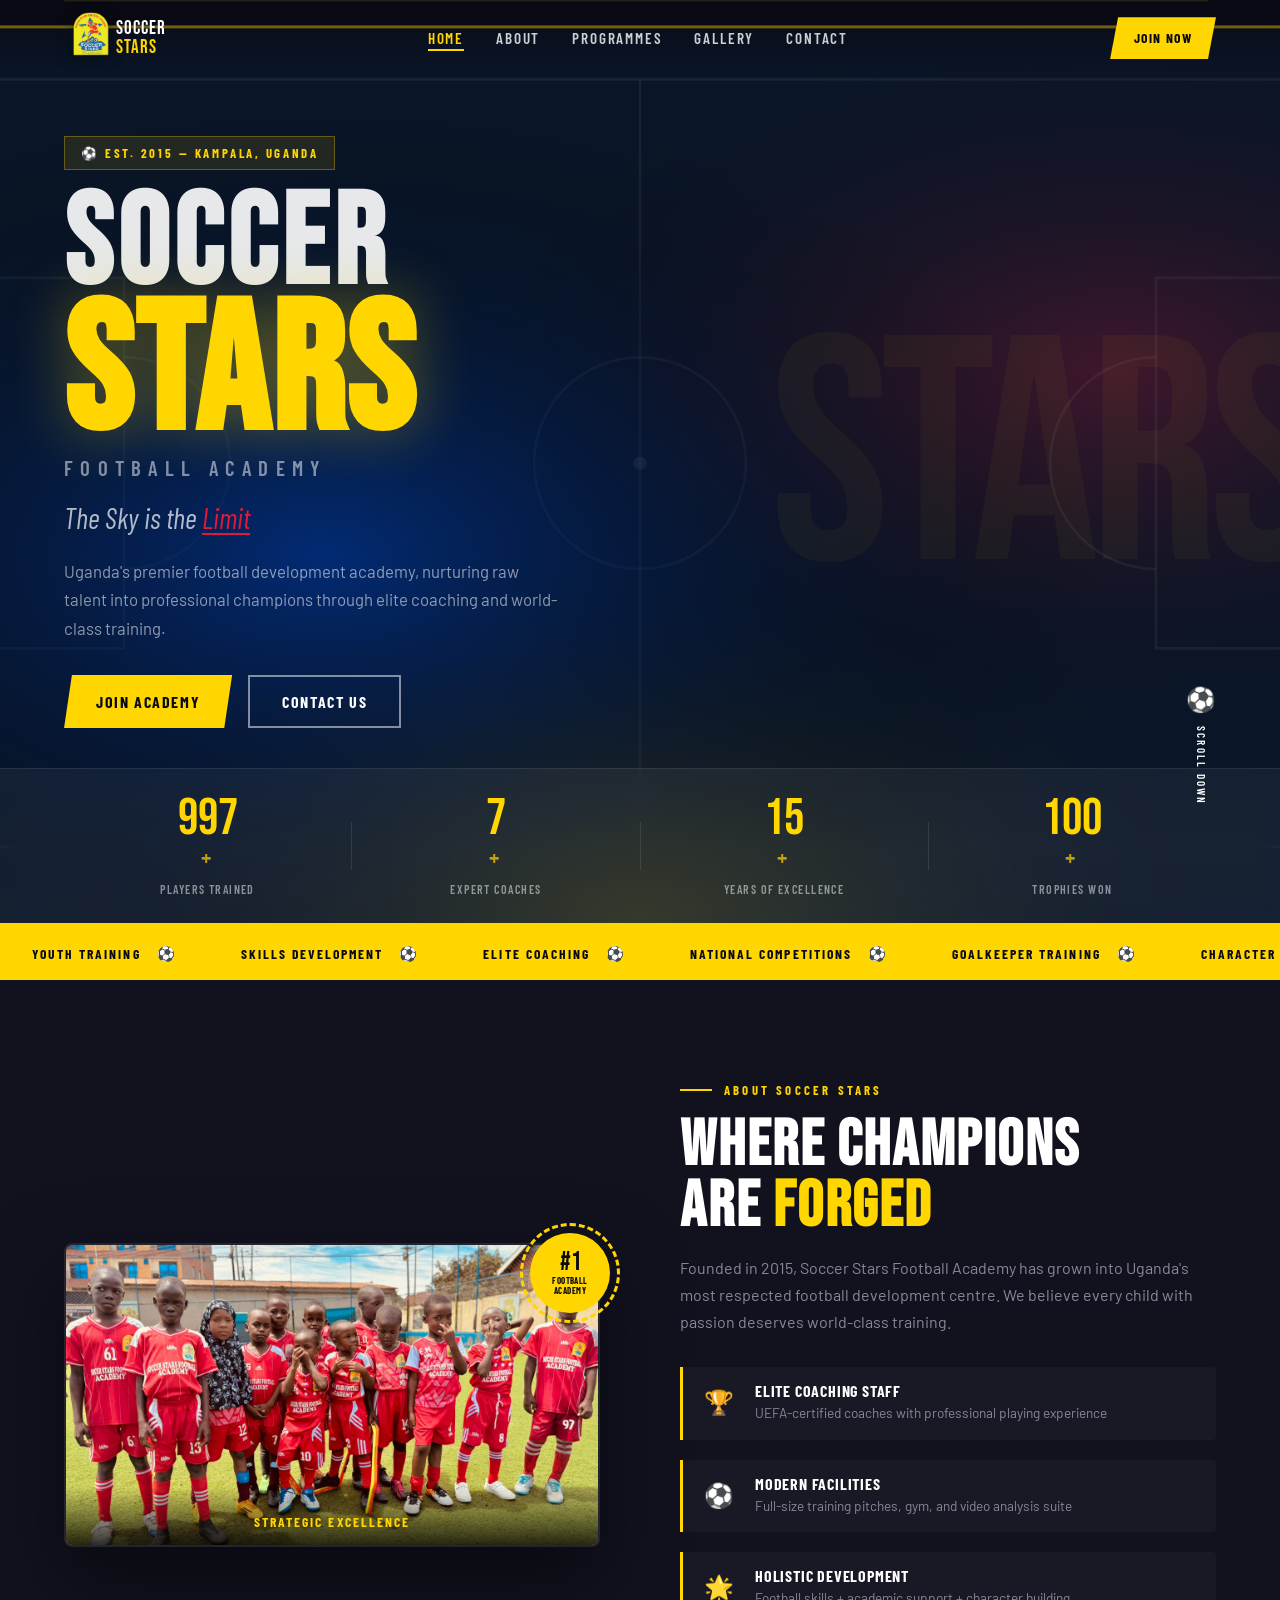
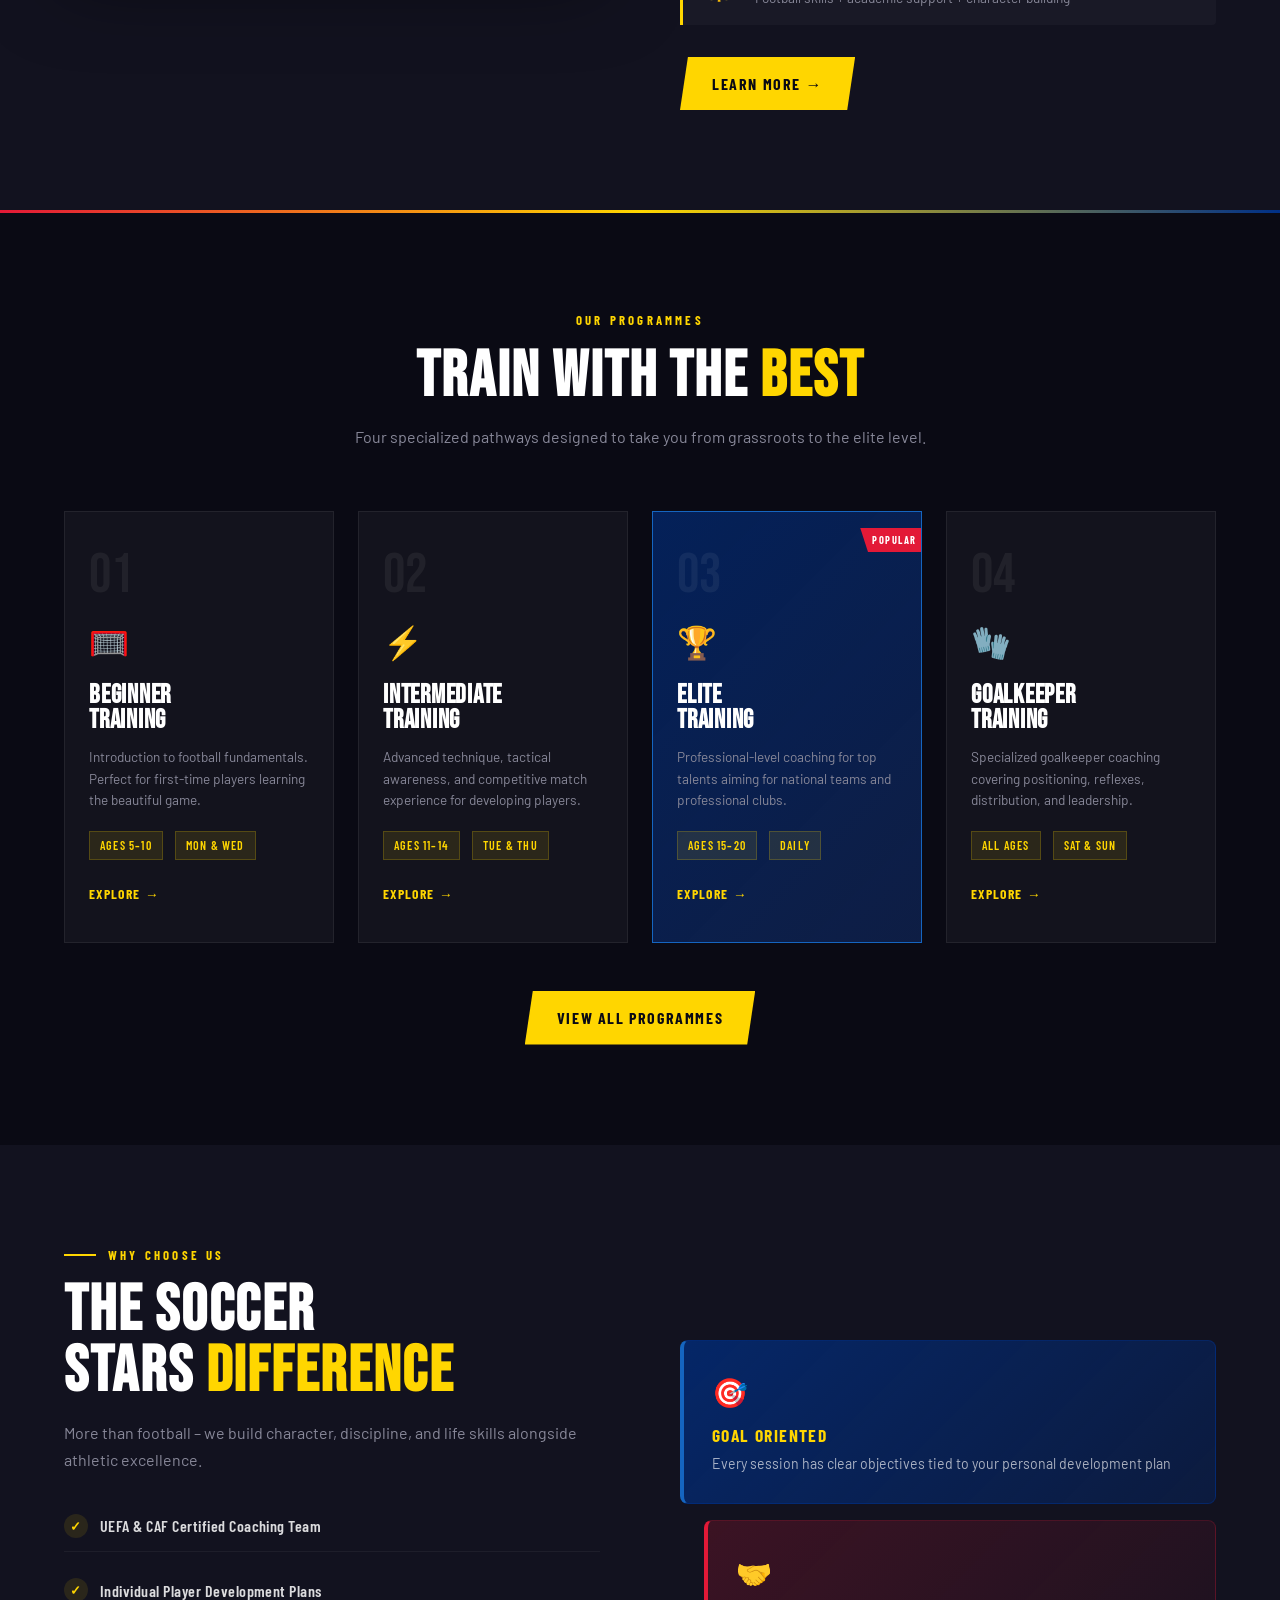
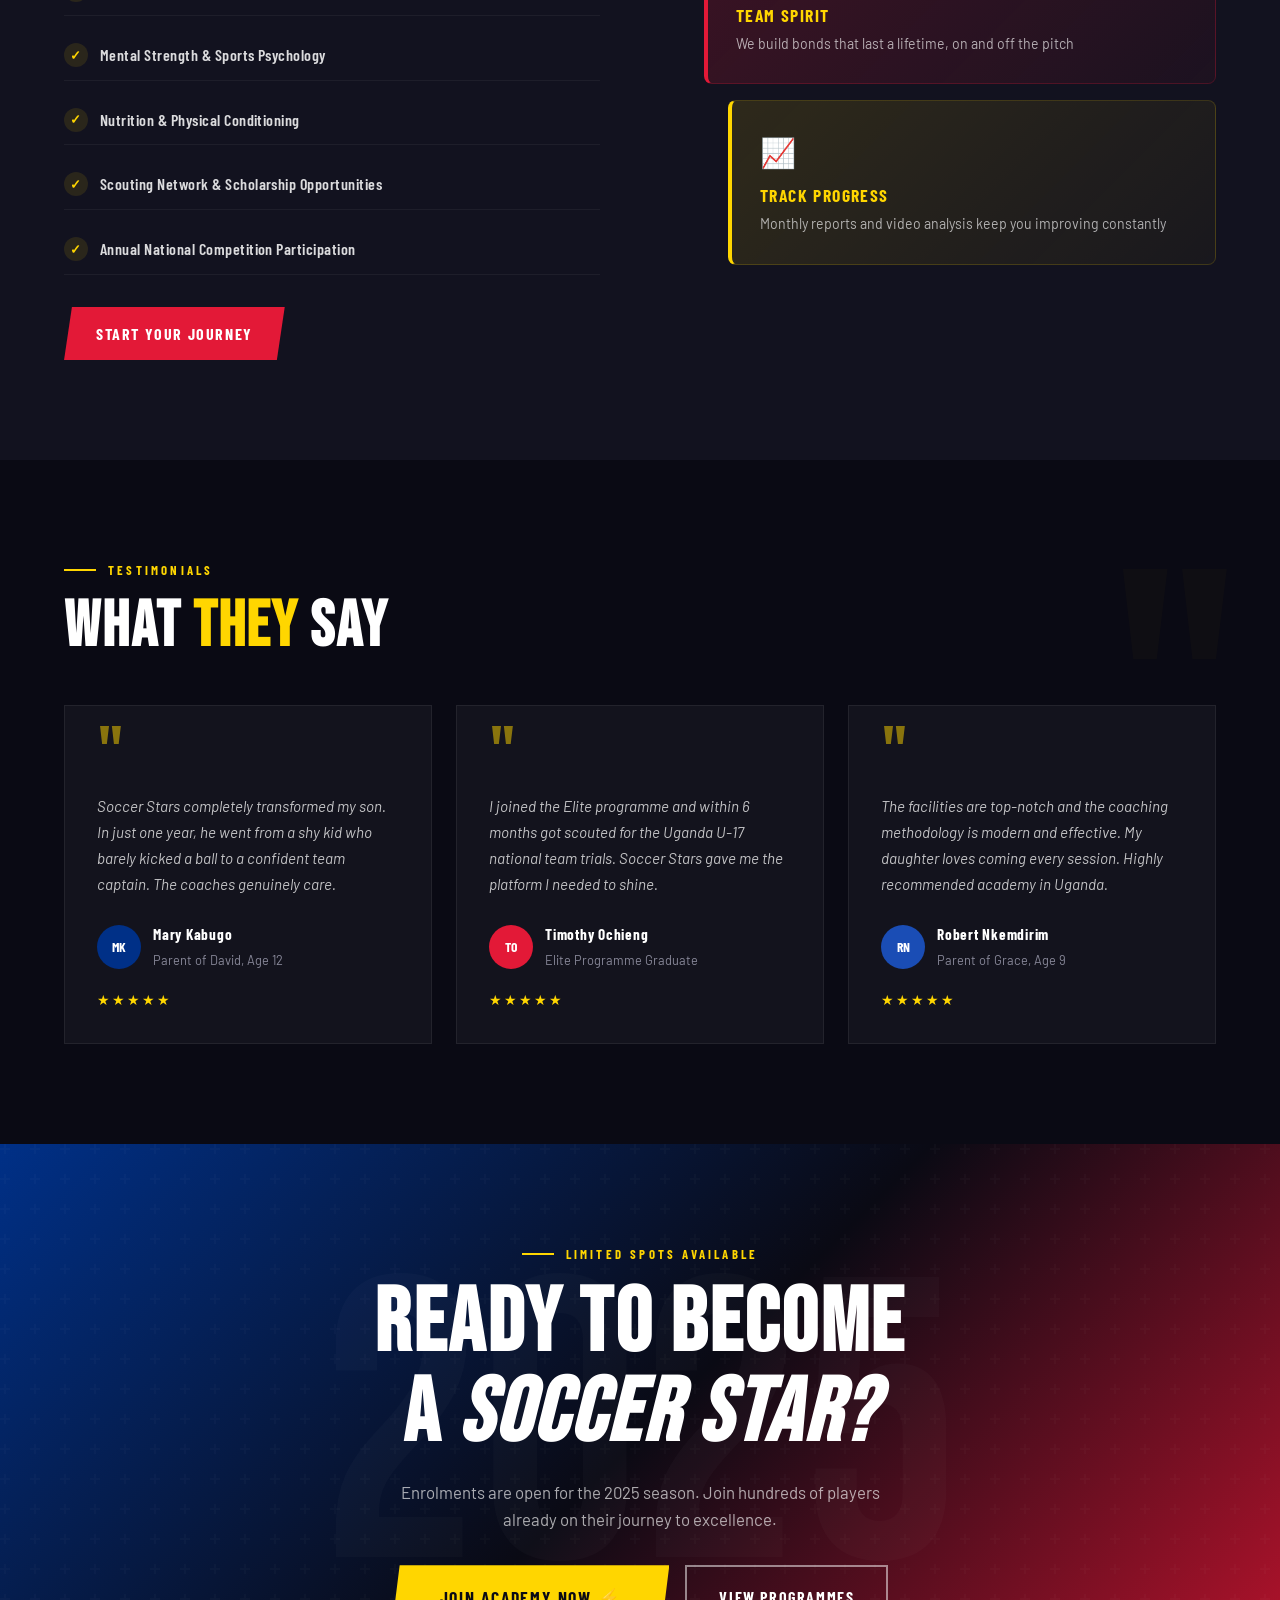
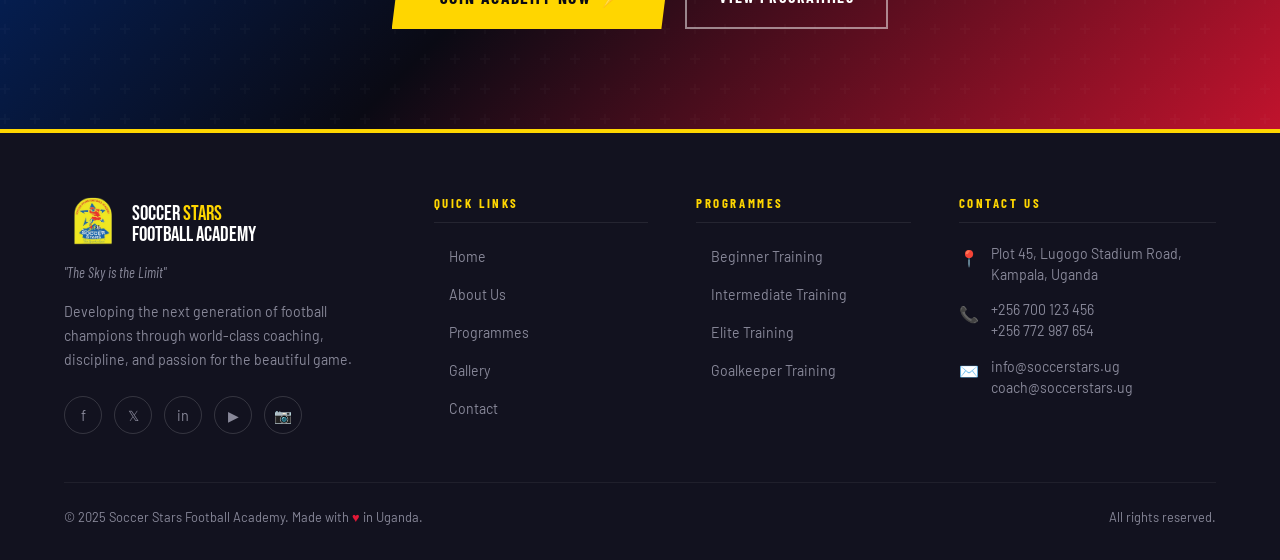
<file: index.html>
<!DOCTYPE html>
<html lang="en">
<head>
  <meta charset="UTF-8">
  <meta name="viewport" content="width=device-width, initial-scale=1.0">
  <title>Soccer Stars Football Academy – The Sky is the Limit</title>
  <meta name="description" content="Soccer Stars Football Academy – Developing Uganda's next generation of football champions.">
  <link rel="stylesheet" href="styles.css">
  <link rel="stylesheet" href="home.css">
</head>
<body>

  <div id="nav-placeholder"></div>

  <!-- HERO -->
  <section class="hero">
    <div class="hero-bg">
      <!-- SVG field pattern as backdrop -->
      <svg class="hero-field" viewBox="0 0 1200 700" xmlns="http://www.w3.org/2000/svg" preserveAspectRatio="xMidYMid slice">
        <rect width="1200" height="700" fill="#0a1628"/>
        <!-- Field lines -->
        <rect x="60" y="60" width="1080" height="580" fill="none" stroke="rgba(255,255,255,0.06)" stroke-width="2"/>
        <line x1="600" y1="60" x2="600" y2="640" stroke="rgba(255,255,255,0.06)" stroke-width="2"/>
        <circle cx="600" cy="350" r="80" fill="none" stroke="rgba(255,255,255,0.06)" stroke-width="2"/>
        <circle cx="600" cy="350" r="5" fill="rgba(255,255,255,0.1)"/>
        <!-- Left penalty area -->
        <rect x="60" y="210" width="150" height="280" fill="none" stroke="rgba(255,255,255,0.06)" stroke-width="2"/>
        <rect x="60" y="270" width="55" height="160" fill="none" stroke="rgba(255,255,255,0.06)" stroke-width="2"/>
        <path d="M210 270 A80 80 0 0 1 210 430" fill="none" stroke="rgba(255,255,255,0.06)" stroke-width="2"/>
        <!-- Right penalty area -->
        <rect x="990" y="210" width="150" height="280" fill="none" stroke="rgba(255,255,255,0.06)" stroke-width="2"/>
        <rect x="1085" y="270" width="55" height="160" fill="none" stroke="rgba(255,255,255,0.06)" stroke-width="2"/>
        <path d="M990 270 A80 80 0 0 0 990 430" fill="none" stroke="rgba(255,255,255,0.06)" stroke-width="2"/>
        <!-- Gradient overlays -->
        <defs>
          <radialGradient id="heroGlow1" cx="30%" cy="60%" r="50%">
            <stop offset="0%" stop-color="#003087" stop-opacity="0.8"/>
            <stop offset="100%" stop-color="transparent" stop-opacity="0"/>
          </radialGradient>
          <radialGradient id="heroGlow2" cx="80%" cy="40%" r="40%">
            <stop offset="0%" stop-color="#E31937" stop-opacity="0.25"/>
            <stop offset="100%" stop-color="transparent" stop-opacity="0"/>
          </radialGradient>
          <radialGradient id="heroGlow3" cx="50%" cy="100%" r="40%">
            <stop offset="0%" stop-color="#FFD600" stop-opacity="0.15"/>
            <stop offset="100%" stop-color="transparent" stop-opacity="0"/>
          </radialGradient>
        </defs>
        <rect width="1200" height="700" fill="url(#heroGlow1)"/>
        <rect width="1200" height="700" fill="url(#heroGlow2)"/>
        <rect width="1200" height="700" fill="url(#heroGlow3)"/>
      </svg>
      <!-- Big background text -->
      <div class="hero-bg-text">STARS</div>
    </div>

    <div class="hero-content">

      <div class="hero-label">
        <span>⚽ Est. 2015 — Kampala, Uganda</span>
      </div>

      <h1 class="hero-title">
        <span class="hero-title-top">SOCCER</span>
        <span class="hero-title-mid">STARS</span>
        <span class="hero-title-sub">FOOTBALL ACADEMY</span>
      </h1>

      <p class="hero-slogan">The Sky is the <em>Limit</em></p>

      <p class="hero-desc">Uganda's premier football development academy, nurturing raw talent into professional champions through elite coaching and world-class training.</p>

      <div class="hero-actions">
        <a href="contact.html" class="btn btn-primary">Join Academy </a>
        <a href="contact.html" class="btn btn-secondary">Contact Us</a>
      </div>
    </div>

    <div class="hero-stats">
      <div class="hero-stat">
        <span class="stat-number" data-target="1000">0</span><span class="stat-unit">+</span>
        <span class="stat-label">Players Trained</span>
      </div>
      <div class="hero-stat-divider"></div>
      <div class="hero-stat">
        <span class="stat-number" data-target="7">0</span><span class="stat-unit">+</span>
        <span class="stat-label">Expert Coaches</span>
      </div>
      <div class="hero-stat-divider"></div>
      <div class="hero-stat">
        <span class="stat-number" data-target="15">0</span><span class="stat-unit">+</span>
        <span class="stat-label">Years of Excellence</span>
      </div>
      <div class="hero-stat-divider"></div>
      <div class="hero-stat">
        <span class="stat-number" data-target="100">0</span><span class="stat-unit">+</span>
        <span class="stat-label">Trophies Won</span>
      </div>
    </div>

    <div class="hero-scroll-indicator">
      <div class="scroll-ball">⚽</div>
      <span>Scroll Down</span>
    </div>
  </section>

  <!-- TICKER -->
  <div class="ticker">
    <div class="ticker-inner">
      <span class="ticker-text">Youth Training</span>
      <span class="ticker-text">Skills Development</span>
      <span class="ticker-text">Elite Coaching</span>
      <span class="ticker-text">National Competitions</span>
      <span class="ticker-text">Goalkeeper Training</span>
      <span class="ticker-text">Character Building</span>
      <span class="ticker-text">Dream Big</span>
      <span class="ticker-text">Youth Training</span>
      <span class="ticker-text">Skills Development</span>
      <span class="ticker-text">Elite Coaching</span>
      <span class="ticker-text">National Competitions</span>
      <span class="ticker-text">Goalkeeper Training</span>
      <span class="ticker-text">Character Building</span>
      <span class="ticker-text">Dream Big</span>
    </div>
  </div>

  <!-- INTRO -->
  <section class="section intro-section">
    <div class="intro-grid">
      <div class="intro-visual animate">
        <div class="intro-badge">
          <div class="badge-ring"></div>
          <div class="badge-content">
            <span class="badge-num">#1</span>
            <span class="badge-text">Football<br>Academy</span>
          </div>
        </div>
        <!-- Illustrated football field -->
        <div class="intro-field-card">
        <img src="bg.jpeg">
          <div class="intro-field-label">Strategic Excellence</div>
        </div>
      </div>

      <div class="intro-text animate animate-delay-2">
        <div class="section-label">About Soccer Stars</div>
        <h2 class="section-title">WHERE CHAMPIONS<br>ARE <em>FORGED</em></h2>
        <p class="section-subtitle">Founded in 2015, Soccer Stars Football Academy has grown into Uganda's most respected football development centre. We believe every child with passion deserves world-class training.</p>
        <div class="intro-features">
          <div class="intro-feature">
            <div class="feature-icon">🏆</div>
            <div>
              <h4>Elite Coaching Staff</h4>
              <p>UEFA-certified coaches with professional playing experience</p>
            </div>
          </div>
          <div class="intro-feature">
            <div class="feature-icon">⚽</div>
            <div>
              <h4>Modern Facilities</h4>
              <p>Full-size training pitches, gym, and video analysis suite</p>
            </div>
          </div>
          <div class="intro-feature">
            <div class="feature-icon">🌟</div>
            <div>
              <h4>Holistic Development</h4>
              <p>Football skills + academic support + character building</p>
            </div>
          </div>
        </div>
        <a href="about.html" class="btn btn-primary" style="margin-top:32px;">Learn More →</a>
      </div>
    </div>
  </section>

  <!-- PROGRAMS -->
  <section class="section programs-section">
    <div class="programs-header animate">
      <div class="section-label">Our Programmes</div>
      <h2 class="section-title">TRAIN WITH THE <em>BEST</em></h2>
      <p class="section-subtitle">Four specialized pathways designed to take you from grassroots to the elite level.</p>
    </div>
    <div class="programs-grid">
      <div class="program-card animate animate-delay-1">
        <div class="program-number">01</div>
        <div class="program-icon">🥅</div>
        <h3>Beginner<br>Training</h3>
        <p>Introduction to football fundamentals. Perfect for first-time players learning the beautiful game.</p>
        <div class="program-meta">
          <span>Ages 5–10</span>
          <span>Mon & Wed</span>
        </div>
        <a href="programmes.html" class="program-link">Explore →</a>
      </div>
      <div class="program-card animate animate-delay-2">
        <div class="program-number">02</div>
        <div class="program-icon">⚡</div>
        <h3>Intermediate<br>Training</h3>
        <p>Advanced technique, tactical awareness, and competitive match experience for developing players.</p>
        <div class="program-meta">
          <span>Ages 11–14</span>
          <span>Tue & Thu</span>
        </div>
        <a href="programmes.html" class="program-link">Explore →</a>
      </div>
      <div class="program-card program-card--featured animate animate-delay-3">
        <div class="program-badge">POPULAR</div>
        <div class="program-number">03</div>
        <div class="program-icon">🏆</div>
        <h3>Elite<br>Training</h3>
        <p>Professional-level coaching for top talents aiming for national teams and professional clubs.</p>
        <div class="program-meta">
          <span>Ages 15–20</span>
          <span>Daily</span>
        </div>
        <a href="programmes.html" class="program-link">Explore →</a>
      </div>
      <div class="program-card animate animate-delay-4">
        <div class="program-number">04</div>
        <div class="program-icon">🧤</div>
        <h3>Goalkeeper<br>Training</h3>
        <p>Specialized goalkeeper coaching covering positioning, reflexes, distribution, and leadership.</p>
        <div class="program-meta">
          <span>All Ages</span>
          <span>Sat & Sun</span>
        </div>
        <a href="programmes.html" class="program-link">Explore →</a>
      </div>
    </div>
    <div style="text-align:center;margin-top:48px;" class="animate">
      <a href="programmes.html" class="btn btn-primary">View All Programmes</a>
    </div>
  </section>

  <!-- WHY US -->
  <section class="section why-section">
    <div class="why-inner">
      <div class="why-text animate">
        <div class="section-label">Why Choose Us</div>
        <h2 class="section-title">THE SOCCER<br>STARS <em>DIFFERENCE</em></h2>
        <p class="section-subtitle">More than football – we build character, discipline, and life skills alongside athletic excellence.</p>
        <div class="why-list">
          <div class="why-item"><span class="why-check">✓</span>UEFA & CAF Certified Coaching Team</div>
          <div class="why-item"><span class="why-check">✓</span>Individual Player Development Plans</div>
          <div class="why-item"><span class="why-check">✓</span>Mental Strength & Sports Psychology</div>
          <div class="why-item"><span class="why-check">✓</span>Nutrition & Physical Conditioning</div>
          <div class="why-item"><span class="why-check">✓</span>Scouting Network & Scholarship Opportunities</div>
          <div class="why-item"><span class="why-check">✓</span>Annual National Competition Participation</div>
        </div>
        <a href="contact.html" class="btn btn-red" style="margin-top:32px;">Start Your Journey</a>
      </div>
      <div class="why-visual animate animate-delay-2">
        <div class="why-card-stack">
          <div class="why-card why-card-1">
            <div class="why-card-icon">🎯</div>
            <h4>Goal Oriented</h4>
            <p>Every session has clear objectives tied to your personal development plan</p>
          </div>
          <div class="why-card why-card-2">
            <div class="why-card-icon">🤝</div>
            <h4>Team Spirit</h4>
            <p>We build bonds that last a lifetime, on and off the pitch</p>
          </div>
          <div class="why-card why-card-3">
            <div class="why-card-icon">📈</div>
            <h4>Track Progress</h4>
            <p>Monthly reports and video analysis keep you improving constantly</p>
          </div>
        </div>
      </div>
    </div>
  </section>

  <!-- TESTIMONIALS -->
  <section class="section testimonials-section">
    <div class="animate">
      <div class="section-label">Testimonials</div>
      <h2 class="section-title" style="margin-bottom:48px;">WHAT <em>THEY</em> SAY</h2>
    </div>
    <div class="testimonials-grid">
      <div class="testimonial-card animate animate-delay-1">
        <div class="testimonial-quote">"</div>
        <p>Soccer Stars completely transformed my son. In just one year, he went from a shy kid who barely kicked a ball to a confident team captain. The coaches genuinely care.</p>
        <div class="testimonial-author">
          <div class="author-avatar" style="background:var(--blue);">MK</div>
          <div>
            <strong>Mary Kabugo</strong>
            <span>Parent of David, Age 12</span>
          </div>
        </div>
        <div class="testimonial-stars">★★★★★</div>
      </div>
      <div class="testimonial-card animate animate-delay-2">
        <div class="testimonial-quote">"</div>
        <p>I joined the Elite programme and within 6 months got scouted for the Uganda U-17 national team trials. Soccer Stars gave me the platform I needed to shine.</p>
        <div class="testimonial-author">
          <div class="author-avatar" style="background:var(--red);">TO</div>
          <div>
            <strong>Timothy Ochieng</strong>
            <span>Elite Programme Graduate</span>
          </div>
        </div>
        <div class="testimonial-stars">★★★★★</div>
      </div>
      <div class="testimonial-card animate animate-delay-3">
        <div class="testimonial-quote">"</div>
        <p>The facilities are top-notch and the coaching methodology is modern and effective. My daughter loves coming every session. Highly recommended academy in Uganda.</p>
        <div class="testimonial-author">
          <div class="author-avatar" style="background:#1a4db5;">RN</div>
          <div>
            <strong>Robert Nkemdirim</strong>
            <span>Parent of Grace, Age 9</span>
          </div>
        </div>
        <div class="testimonial-stars">★★★★★</div>
      </div>
    </div>
  </section>

  <!-- CTA BANNER -->
  <section class="cta-banner">
    <div class="cta-bg-number">2025</div>
    <div class="cta-content animate">
      <div class="section-label" style="justify-content:center;">Limited Spots Available</div>
      <h2>READY TO BECOME<br>A <em>SOCCER STAR?</em></h2>
      <p>Enrolments are open for the 2025 season. Join hundreds of players already on their journey to excellence.</p>
      <div style="display:flex;gap:16px;justify-content:center;flex-wrap:wrap;margin-top:32px;">
        <a href="contact.html" class="btn btn-primary" style="font-size:1.1rem;padding:18px 48px;">Join Academy Now ⚡</a>
        <a href="programmes.html" class="btn btn-secondary">View Programmes</a>
      </div>
    </div>
  </section>

  <div id="footer-placeholder"></div>

  <script src="components.js"></script>
  <script src="main.js"></script>
</body>
</html>
</file>
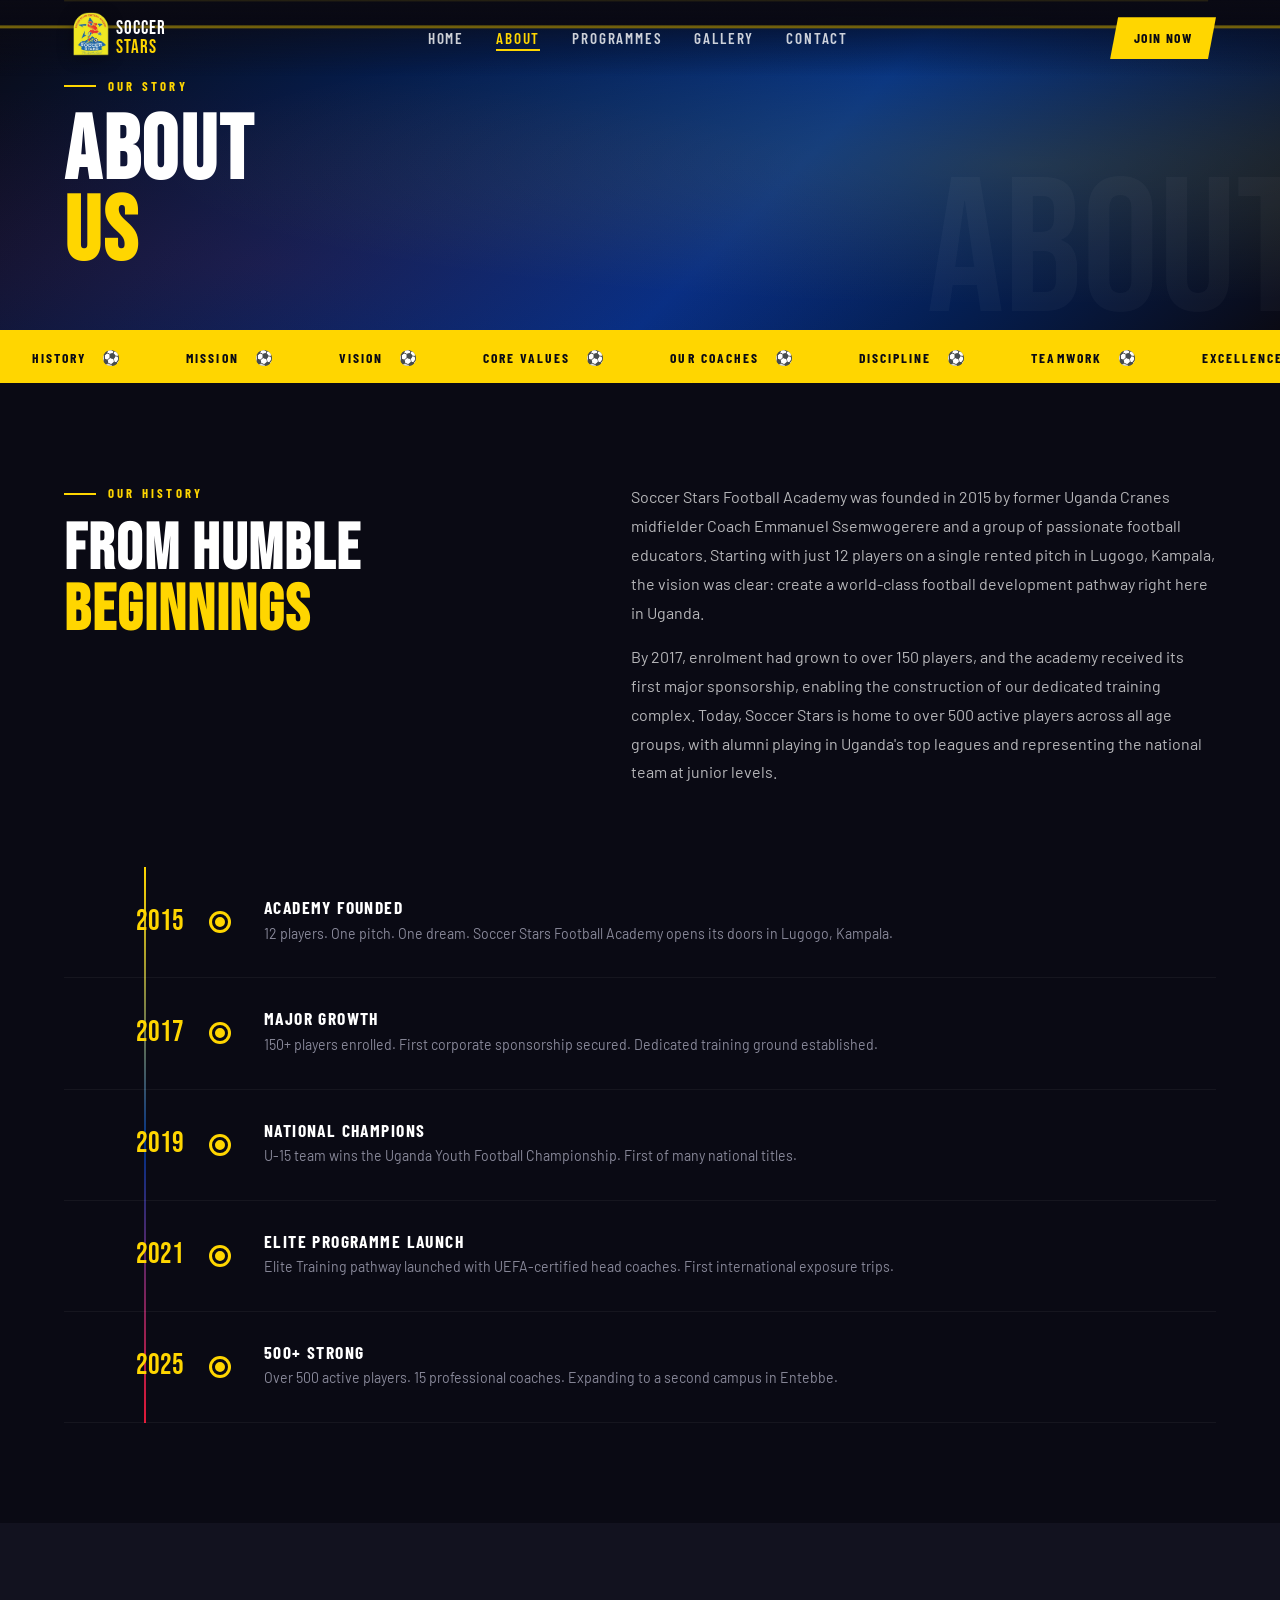
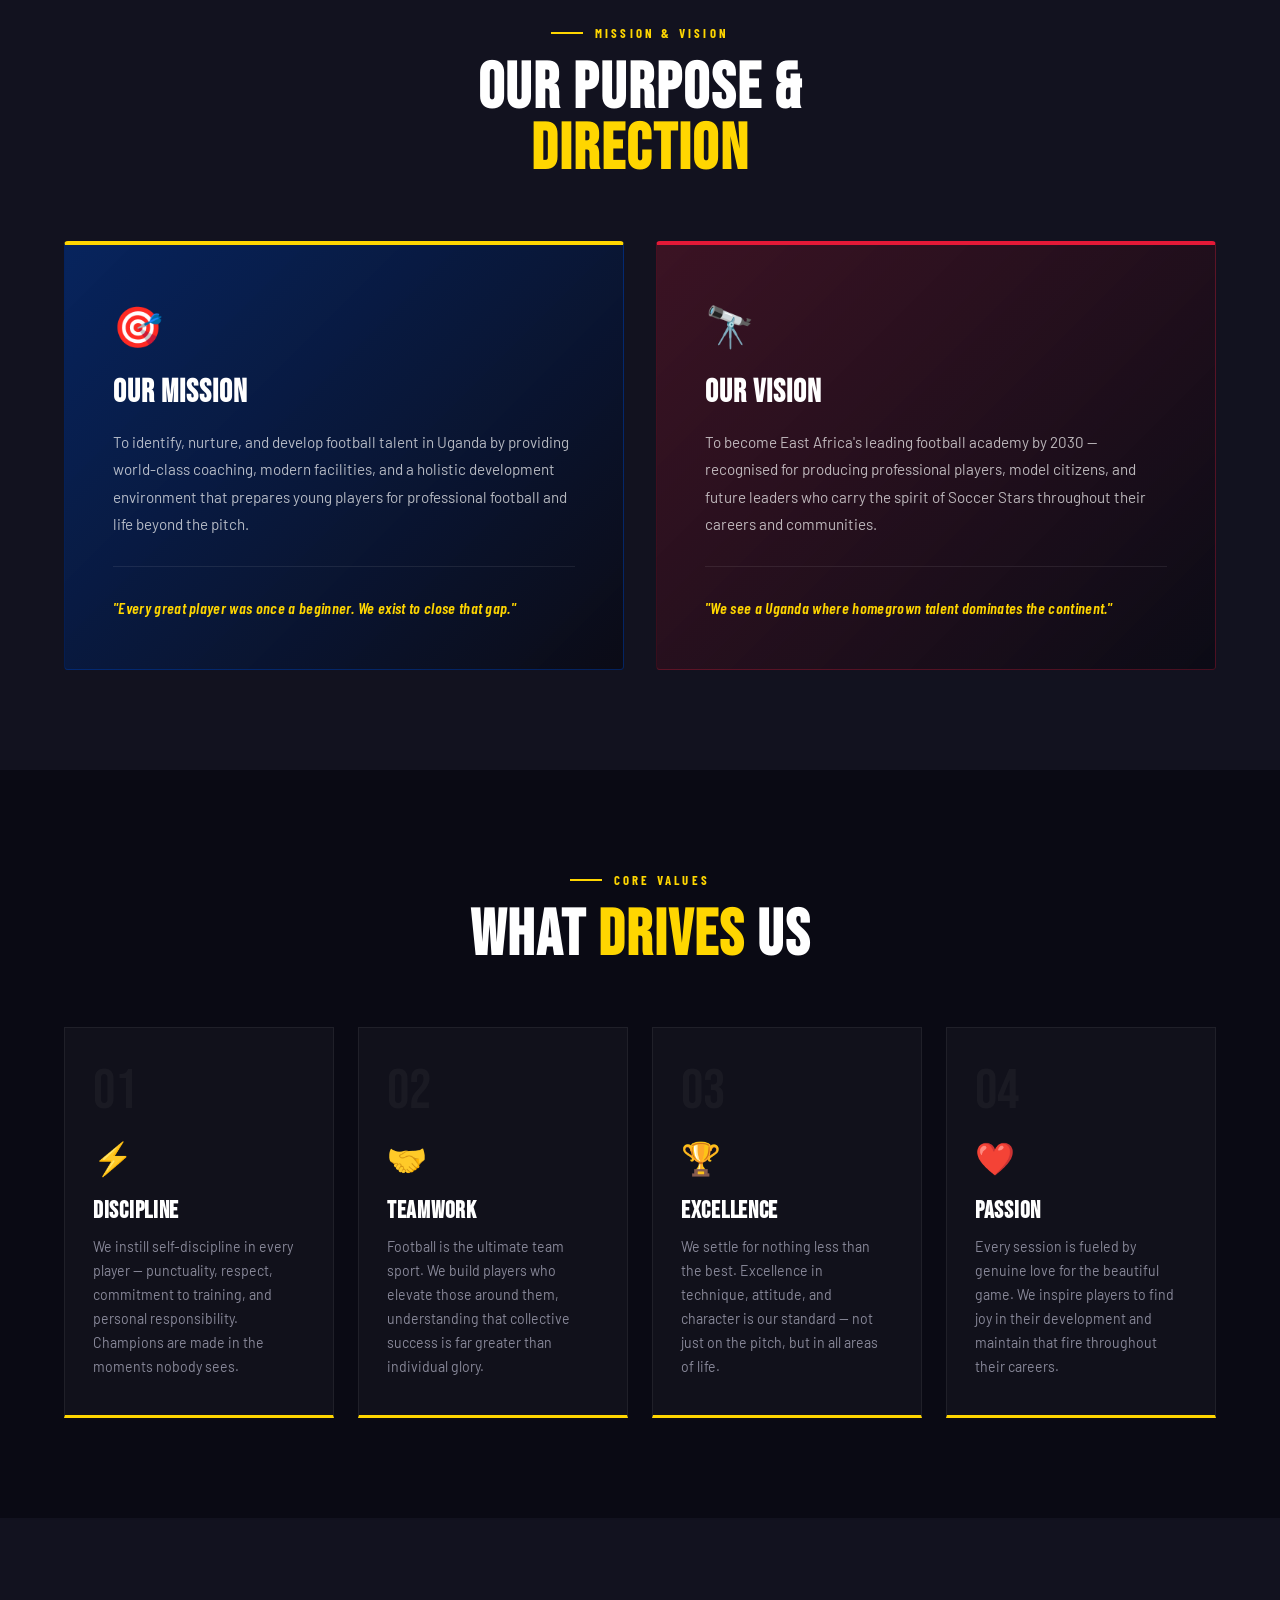
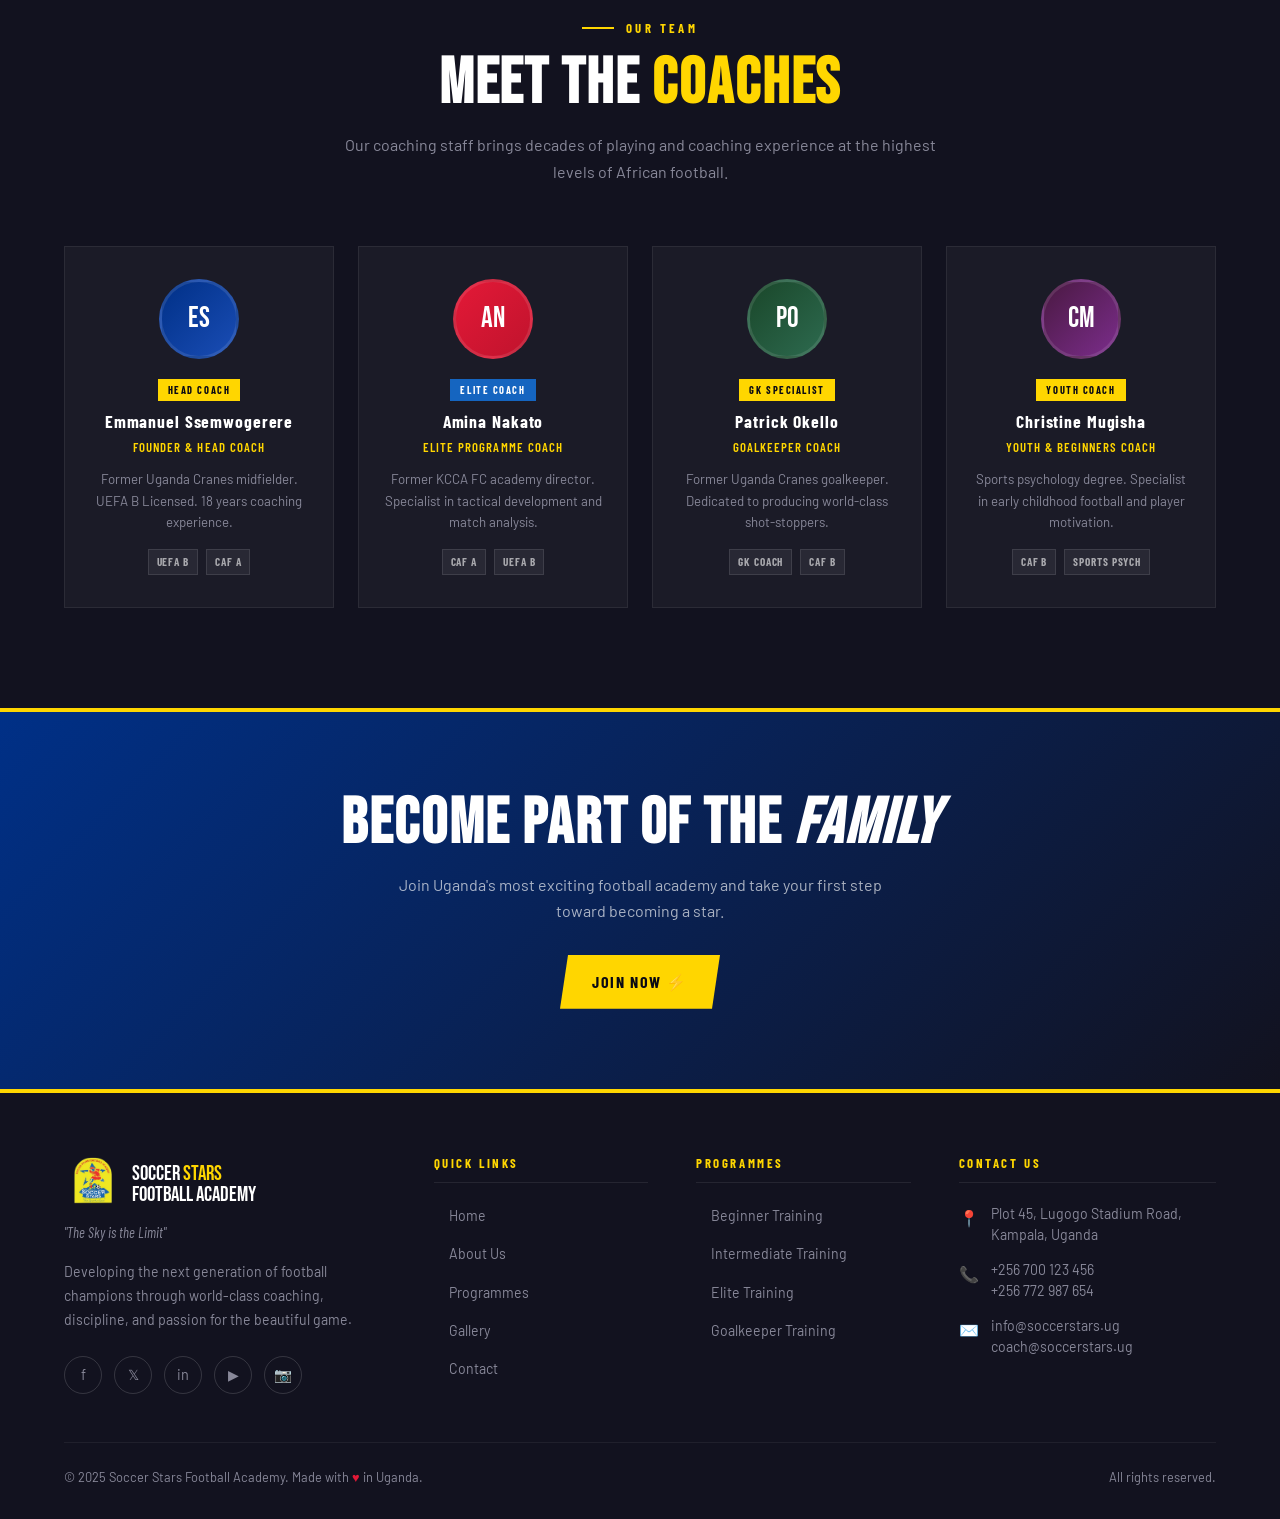
<file: about.html>
<!DOCTYPE html>
<html lang="en">
<head>
  <meta charset="UTF-8">
  <meta name="viewport" content="width=device-width, initial-scale=1.0">
  <title>About Us – Soccer Stars Football Academy</title>
  <link rel="stylesheet" href="styles.css">
  <link rel="stylesheet" href="inner.css">
</head>
<body>

  <div id="nav-placeholder"></div>

  <!-- Page Hero -->
  <div class="page-hero">
    <div class="page-hero-content">
      <div class="section-label">Our Story</div>
      <h1>ABOUT<br><span>US</span></h1>
    </div>
    <div class="page-hero-bg-text">ABOUT</div>
  </div>

  <div class="ticker">
    <div class="ticker-inner">
      <span class="ticker-text">History</span>
      <span class="ticker-text">Mission</span>
      <span class="ticker-text">Vision</span>
      <span class="ticker-text">Core Values</span>
      <span class="ticker-text">Our Coaches</span>
      <span class="ticker-text">Discipline</span>
      <span class="ticker-text">Teamwork</span>
      <span class="ticker-text">Excellence</span>
      <span class="ticker-text">History</span>
      <span class="ticker-text">Mission</span>
      <span class="ticker-text">Vision</span>
      <span class="ticker-text">Core Values</span>
      <span class="ticker-text">Our Coaches</span>
      <span class="ticker-text">Discipline</span>
      <span class="ticker-text">Teamwork</span>
      <span class="ticker-text">Excellence</span>
    </div>
  </div>

  <!-- History -->
  <section class="section">
    <div class="two-col-section">
      <div class="animate">
        <div class="section-label">Our History</div>
        <h2 class="section-title">FROM HUMBLE<br><em>BEGINNINGS</em></h2>
      </div>
      <div class="animate animate-delay-2">
        <p class="body-text">Soccer Stars Football Academy was founded in 2015 by former Uganda Cranes midfielder Coach Emmanuel Ssemwogerere and a group of passionate football educators. Starting with just 12 players on a single rented pitch in Lugogo, Kampala, the vision was clear: create a world-class football development pathway right here in Uganda.</p>
        <p class="body-text" style="margin-top:16px;">By 2017, enrolment had grown to over 150 players, and the academy received its first major sponsorship, enabling the construction of our dedicated training complex. Today, Soccer Stars is home to over 500 active players across all age groups, with alumni playing in Uganda's top leagues and representing the national team at junior levels.</p>
      </div>
    </div>

    <!-- Timeline -->
    <div class="timeline">
      <div class="timeline-item animate">
        <div class="timeline-year">2015</div>
        <div class="timeline-dot"></div>
        <div class="timeline-content">
          <h4>Academy Founded</h4>
          <p>12 players. One pitch. One dream. Soccer Stars Football Academy opens its doors in Lugogo, Kampala.</p>
        </div>
      </div>
      <div class="timeline-item animate animate-delay-1">
        <div class="timeline-year">2017</div>
        <div class="timeline-dot"></div>
        <div class="timeline-content">
          <h4>Major Growth</h4>
          <p>150+ players enrolled. First corporate sponsorship secured. Dedicated training ground established.</p>
        </div>
      </div>
      <div class="timeline-item animate animate-delay-2">
        <div class="timeline-year">2019</div>
        <div class="timeline-dot"></div>
        <div class="timeline-content">
          <h4>National Champions</h4>
          <p>U-15 team wins the Uganda Youth Football Championship. First of many national titles.</p>
        </div>
      </div>
      <div class="timeline-item animate animate-delay-3">
        <div class="timeline-year">2021</div>
        <div class="timeline-dot"></div>
        <div class="timeline-content">
          <h4>Elite Programme Launch</h4>
          <p>Elite Training pathway launched with UEFA-certified head coaches. First international exposure trips.</p>
        </div>
      </div>
      <div class="timeline-item animate animate-delay-4">
        <div class="timeline-year">2025</div>
        <div class="timeline-dot"></div>
        <div class="timeline-content">
          <h4>500+ Strong</h4>
          <p>Over 500 active players. 15 professional coaches. Expanding to a second campus in Entebbe.</p>
        </div>
      </div>
    </div>
  </section>

  <!-- Mission & Vision -->
  <section class="section" style="background:var(--dark-mid);">
    <div style="text-align:center;max-width:700px;margin:0 auto 60px;" class="animate">
      <div class="section-label" style="justify-content:center;"><span style="display:none;"></span> Mission & Vision</div>
      <h2 class="section-title">OUR PURPOSE &<br><em>DIRECTION</em></h2>
    </div>
    <div class="mv-grid">
      <div class="mv-card mv-card--mission animate animate-delay-1">
        <div class="mv-icon">🎯</div>
        <h3>Our Mission</h3>
        <p>To identify, nurture, and develop football talent in Uganda by providing world-class coaching, modern facilities, and a holistic development environment that prepares young players for professional football and life beyond the pitch.</p>
        <div class="mv-divider"></div>
        <blockquote>"Every great player was once a beginner. We exist to close that gap."</blockquote>
      </div>
      <div class="mv-card mv-card--vision animate animate-delay-2">
        <div class="mv-icon">🔭</div>
        <h3>Our Vision</h3>
        <p>To become East Africa's leading football academy by 2030 — recognised for producing professional players, model citizens, and future leaders who carry the spirit of Soccer Stars throughout their careers and communities.</p>
        <div class="mv-divider"></div>
        <blockquote>"We see a Uganda where homegrown talent dominates the continent."</blockquote>
      </div>
    </div>
  </section>

  <!-- Core Values -->
  <section class="section">
    <div class="animate" style="text-align:center;margin-bottom:60px;">
      <div class="section-label" style="justify-content:center;">Core Values</div>
      <h2 class="section-title">WHAT <em>DRIVES</em> US</h2>
    </div>
    <div class="values-grid">
      <div class="value-card animate animate-delay-1">
        <div class="value-num">01</div>
        <div class="value-icon">⚡</div>
        <h3>Discipline</h3>
        <p>We instill self-discipline in every player — punctuality, respect, commitment to training, and personal responsibility. Champions are made in the moments nobody sees.</p>
      </div>
      <div class="value-card animate animate-delay-2">
        <div class="value-num">02</div>
        <div class="value-icon">🤝</div>
        <h3>Teamwork</h3>
        <p>Football is the ultimate team sport. We build players who elevate those around them, understanding that collective success is far greater than individual glory.</p>
      </div>
      <div class="value-card animate animate-delay-3">
        <div class="value-num">03</div>
        <div class="value-icon">🏆</div>
        <h3>Excellence</h3>
        <p>We settle for nothing less than the best. Excellence in technique, attitude, and character is our standard — not just on the pitch, but in all areas of life.</p>
      </div>
      <div class="value-card animate animate-delay-4">
        <div class="value-num">04</div>
        <div class="value-icon">❤️</div>
        <h3>Passion</h3>
        <p>Every session is fueled by genuine love for the beautiful game. We inspire players to find joy in their development and maintain that fire throughout their careers.</p>
      </div>
    </div>
  </section>

  <!-- Coaching Staff -->
  <section class="section" style="background:var(--dark-mid);">
    <div class="animate" style="text-align:center;margin-bottom:60px;">
      <div class="section-label" style="justify-content:center;">Our Team</div>
      <h2 class="section-title">MEET THE <em>COACHES</em></h2>
      <p class="section-subtitle" style="margin:16px auto 0;text-align:center;">Our coaching staff brings decades of playing and coaching experience at the highest levels of African football.</p>
    </div>
    <div class="coaches-grid">
      <div class="coach-card animate animate-delay-1">
        <div class="coach-avatar" style="background:linear-gradient(135deg, #003087, #1a4db5);">
          <span>ES</span>
        </div>
        <div class="coach-badge">Head Coach</div>
        <h4>Emmanuel Ssemwogerere</h4>
        <p class="coach-title">Founder & Head Coach</p>
        <p class="coach-bio">Former Uganda Cranes midfielder. UEFA B Licensed. 18 years coaching experience.</p>
        <div class="coach-certs">
          <span>UEFA B</span>
          <span>CAF A</span>
        </div>
      </div>
      <div class="coach-card animate animate-delay-2">
        <div class="coach-avatar" style="background:linear-gradient(135deg, #E31937, #C0132D);">
          <span>AN</span>
        </div>
        <div class="coach-badge coach-badge--blue">Elite Coach</div>
        <h4>Amina Nakato</h4>
        <p class="coach-title">Elite Programme Coach</p>
        <p class="coach-bio">Former KCCA FC academy director. Specialist in tactical development and match analysis.</p>
        <div class="coach-certs">
          <span>CAF A</span>
          <span>UEFA B</span>
        </div>
      </div>
      <div class="coach-card animate animate-delay-3">
        <div class="coach-avatar" style="background:linear-gradient(135deg, #1a472a, #2d6a4f);">
          <span>PO</span>
        </div>
        <div class="coach-badge coach-badge--yellow">GK Specialist</div>
        <h4>Patrick Okello</h4>
        <p class="coach-title">Goalkeeper Coach</p>
        <p class="coach-bio">Former Uganda Cranes goalkeeper. Dedicated to producing world-class shot-stoppers.</p>
        <div class="coach-certs">
          <span>GK Coach</span>
          <span>CAF B</span>
        </div>
      </div>
      <div class="coach-card animate animate-delay-4">
        <div class="coach-avatar" style="background:linear-gradient(135deg, #4a1942, #7b2d8b);">
          <span>CM</span>
        </div>
        <div class="coach-badge">Youth Coach</div>
        <h4>Christine Mugisha</h4>
        <p class="coach-title">Youth & Beginners Coach</p>
        <p class="coach-bio">Sports psychology degree. Specialist in early childhood football and player motivation.</p>
        <div class="coach-certs">
          <span>CAF B</span>
          <span>Sports Psych</span>
        </div>
      </div>
    </div>
  </section>

  <!-- CTA -->
  <section class="inner-cta animate">
    <h2>BECOME PART OF THE <em>FAMILY</em></h2>
    <p>Join Uganda's most exciting football academy and take your first step toward becoming a star.</p>
    <a href="contact.html" class="btn btn-primary">Join Now ⚡</a>
  </section>

  <div id="footer-placeholder"></div>

  <script src="components.js"></script>
  <script src="main.js"></script>
</body>
</html>
</file>
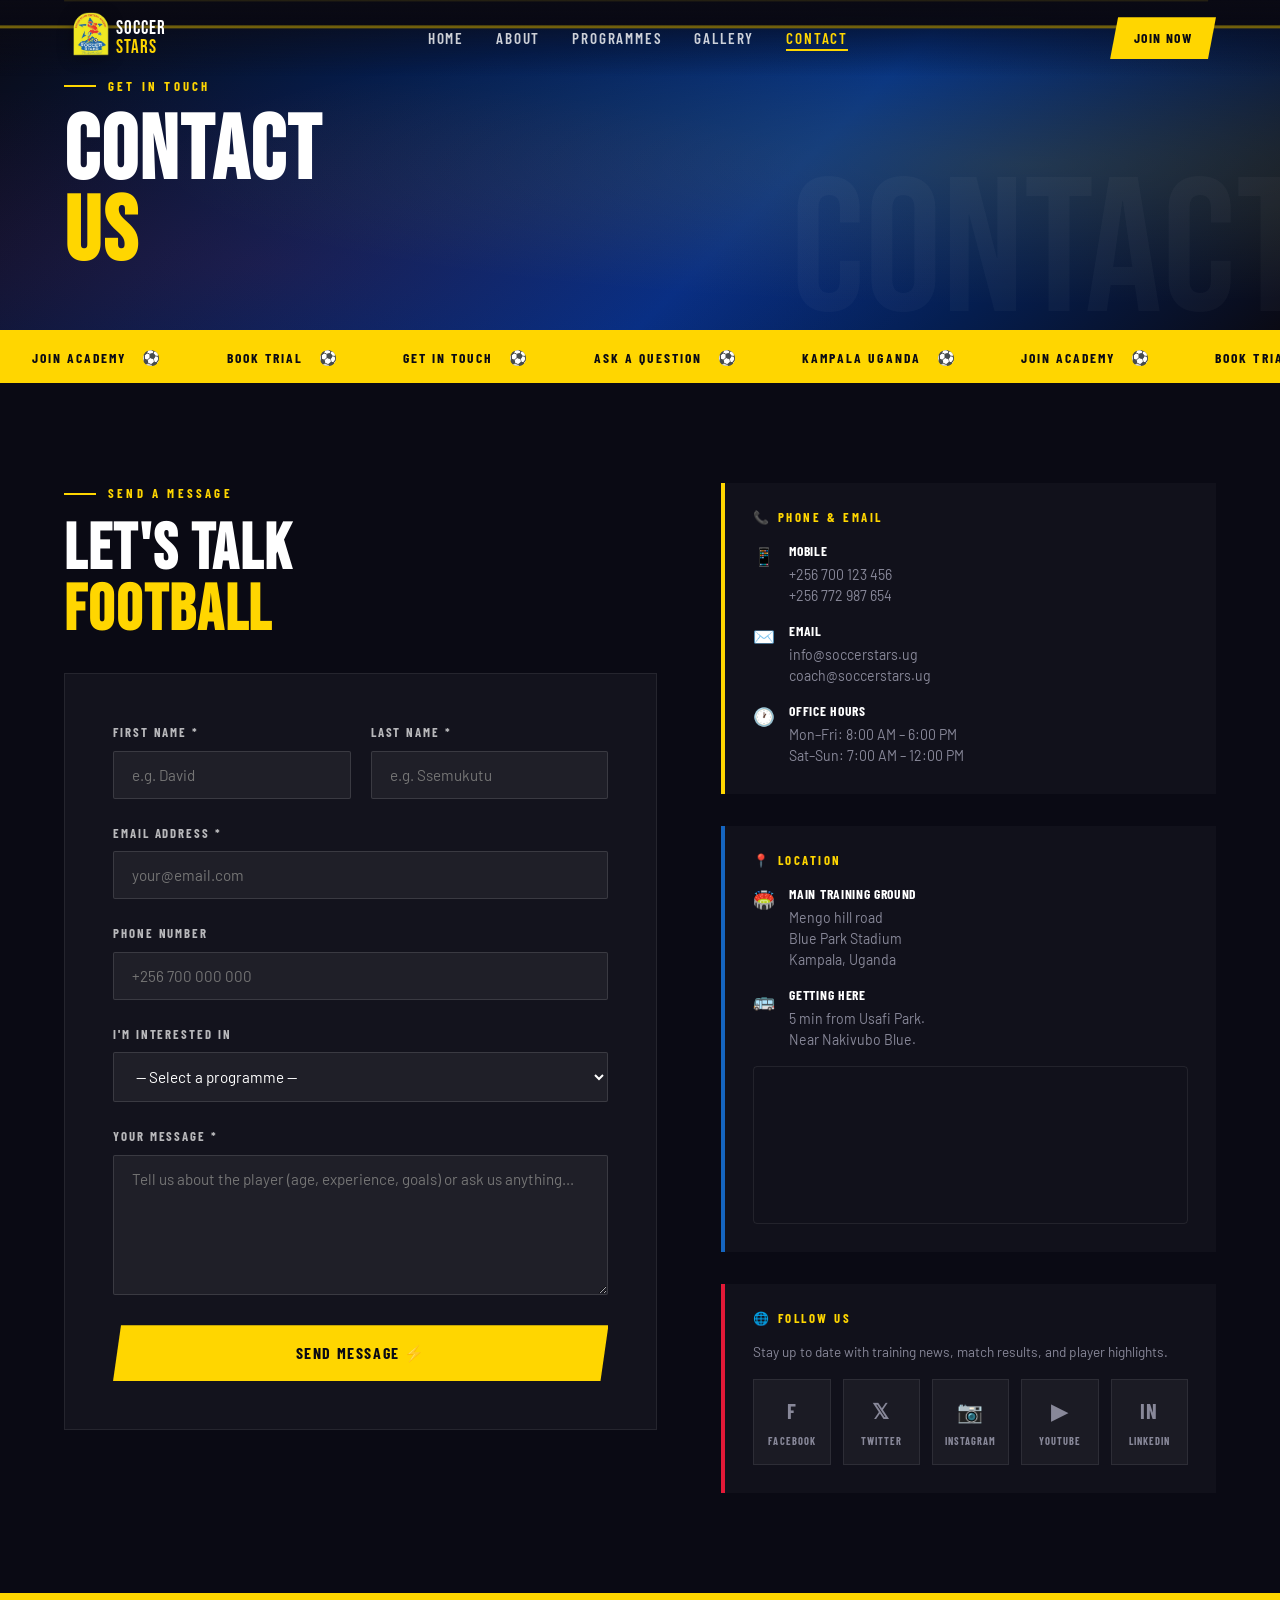
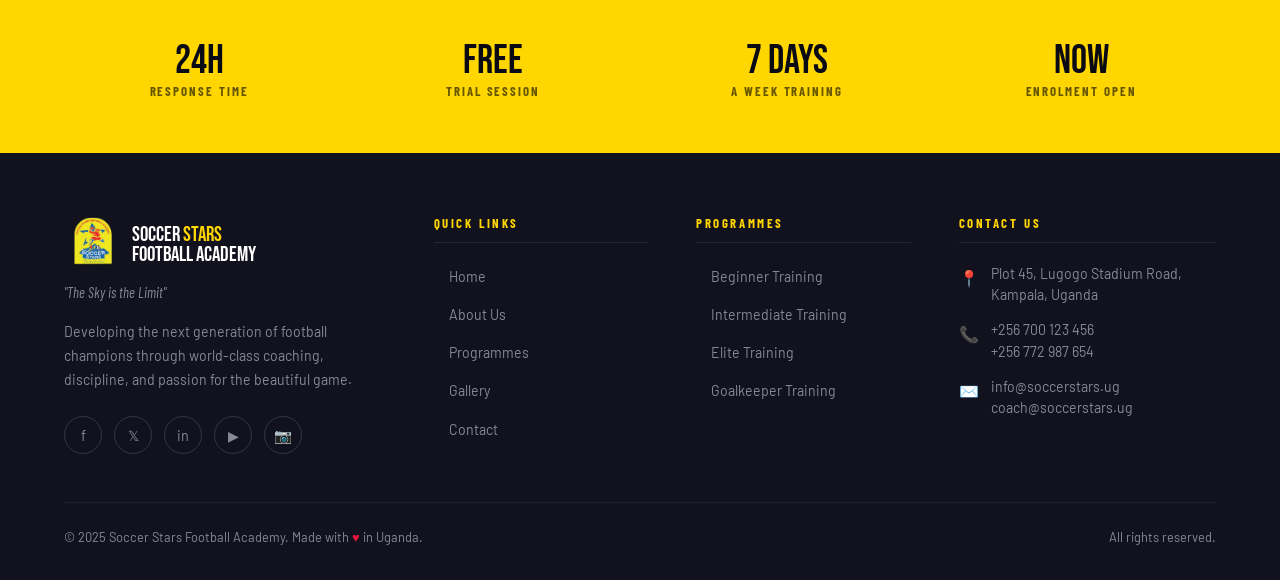
<file: contact.html>
<!DOCTYPE html>
<html lang="en">
<head>
  <meta charset="UTF-8">
  <meta name="viewport" content="width=device-width, initial-scale=1.0">
  <title>Contact Us – Soccer Stars Football Academy</title>
  <link rel="stylesheet" href="styles.css">
  <link rel="stylesheet" href="inner.css">
</head>
<body>

  <div id="nav-placeholder"></div>

  <div class="page-hero">
    <div class="page-hero-content">
      <div class="section-label">Get in Touch</div>
      <h1>CONTACT<br><span>US</span></h1>
    </div>
    <div class="page-hero-bg-text">CONTACT</div>
  </div>

  <div class="ticker">
    <div class="ticker-inner">
      <span class="ticker-text">Join Academy</span>
      <span class="ticker-text">Book Trial</span>
      <span class="ticker-text">Get in Touch</span>
      <span class="ticker-text">Ask a Question</span>
      <span class="ticker-text">Kampala Uganda</span>
      <span class="ticker-text">Join Academy</span>
      <span class="ticker-text">Book Trial</span>
      <span class="ticker-text">Get in Touch</span>
      <span class="ticker-text">Ask a Question</span>
      <span class="ticker-text">Kampala Uganda</span>
    </div>
  </div>

  <!-- Contact Section -->
  <section class="section">
    <div class="contact-grid">

      <!-- Form -->
      <div class="animate">
        <div class="section-label">Send a Message</div>
        <h2 class="section-title" style="margin-bottom:32px;">LET'S TALK<br><em>FOOTBALL</em></h2>

        <div class="contact-form">
          <div class="form-row">
            <div class="form-group">
              <label for="firstName">First Name *</label>
              <input type="text" id="firstName" name="firstName" placeholder="e.g. David" required>
            </div>
            <div class="form-group">
              <label for="lastName">Last Name *</label>
              <input type="text" id="lastName" name="lastName" placeholder="e.g. Ssemukutu" required>
            </div>
          </div>

          <div class="form-group">
            <label for="email">Email Address *</label>
            <input type="email" id="email" name="email" placeholder="your@email.com" required>
          </div>

          <div class="form-group">
            <label for="phone">Phone Number</label>
            <input type="tel" id="phone" name="phone" placeholder="+256 700 000 000">
          </div>

          <div class="form-group">
            <label for="interest">I'm Interested In</label>
            <select id="interest" name="interest">
              <option value="">— Select a programme —</option>
              <option value="beginner">Beginner Training (Ages 5–10)</option>
              <option value="intermediate">Intermediate Training (Ages 11–14)</option>
              <option value="elite">Elite Training (Ages 15–20)</option>
              <option value="goalkeeper">Goalkeeper Training (All Ages)</option>
              <option value="trial">Free Trial Session</option>
              <option value="general">General Enquiry</option>
              <option value="sponsorship">Sponsorship / Partnership</option>
            </select>
          </div>

          <div class="form-group">
            <label for="message">Your Message *</label>
            <textarea id="message" name="message" placeholder="Tell us about the player (age, experience, goals) or ask us anything..." required></textarea>
          </div>

          <button type="button" class="btn btn-primary" style="width:100%;justify-content:center;font-size:1rem;padding:18px;" onclick="submitForm()">
            Send Message ⚡
          </button>

          <div class="form-success" id="formSuccess">
            ✅ Message sent! We'll get back to you within 24 hours.
          </div>
        </div>
      </div>

      <!-- Info Panel -->
      <div class="contact-info-panel animate animate-delay-2">

        <div class="contact-info-block">
          <h4>📞 Phone & Email</h4>
          <div class="contact-info-item">
            <span class="ci-icon">📱</span>
            <div class="ci-text">
              <strong>Mobile</strong>
              <p>+256 700 123 456<br>+256 772 987 654</p>
            </div>
          </div>
          <div class="contact-info-item">
            <span class="ci-icon">✉️</span>
            <div class="ci-text">
              <strong>Email</strong>
              <p>info@soccerstars.ug<br>coach@soccerstars.ug</p>
            </div>
          </div>
          <div class="contact-info-item">
            <span class="ci-icon">🕐</span>
            <div class="ci-text">
              <strong>Office Hours</strong>
              <p>Mon–Fri: 8:00 AM – 6:00 PM<br>Sat–Sun: 7:00 AM – 12:00 PM</p>
            </div>
          </div>
        </div>

        <div class="contact-info-block" style="border-left-color:var(--blue-light);">
          <h4>📍 Location</h4>
          <div class="contact-info-item">
            <span class="ci-icon">🏟️</span>
            <div class="ci-text">
              <strong>Main Training Ground</strong>
              <p>Mengo hill road<br>Blue Park Stadium<br>Kampala, Uganda</p>
            </div>
          </div>
          <div class="contact-info-item">
            <span class="ci-icon">🚌</span>
            <div class="ci-text">
              <strong>Getting Here</strong>
              <p>5 min from Usafi Park.<br>Near Nakivubo Blue.</p>
            </div>
          </div>
          <!-- Map SVG placeholder -->
          <div class="map-placeholder" style="margin-top:16px;">
             <iframe class="iframe-map"
    width="100%"
    height="100%"
    style="border:0"
    loading="lazy"
    allowfullscreen
    src="https://www.google.com/maps/embed?pb=!1m18!1m12!1m3!1d498.72019231636057!2d32.573205502936965!3d0.3056794265511288!2m3!1f0!2f0!3f0!3m2!1i1024!2i768!4f13.1!3m3!1m2!1s0x177dbc8e4beaf727%3A0x8362e1aa470754c0!2s7d1%20Church%20Rd%2C%20Kampala!5e0!3m2!1sen!2sug!4v1776034169865!5m2!1sen!2sug" width="600" height="450" style="border:0;" allowfullscreen="" loading="lazy" referrerpolicy="no-referrer-when-downgrade"></iframe>
          </div>
        </div>

        <div class="contact-info-block" style="border-left-color:var(--red);">
          <h4>🌐 Follow Us</h4>
          <p style="font-size:0.85rem;color:var(--gray);margin-bottom:16px;">Stay up to date with training news, match results, and player highlights.</p>
          <div class="social-links-grid">
            <a class="social-link-btn" href="#">
              <span class="soc-icon">f</span>
              Facebook
            </a>
            <a class="social-link-btn" href="#">
              <span class="soc-icon">𝕏</span>
              Twitter
            </a>
            <a class="social-link-btn" href="#">
              <span class="soc-icon">📷</span>
              Instagram
            </a>
            <a class="social-link-btn" href="#">
              <span class="soc-icon">▶</span>
              YouTube
            </a>
            <a class="social-link-btn" href="#">
              <span class="soc-icon">in</span>
              LinkedIn
            </a>
          </div>
        </div>

      </div>
    </div>
  </section>

  <!-- Quick facts banner -->
  <section style="background:var(--yellow);padding:48px 5%;">
    <div style="display:grid;grid-template-columns:repeat(4,1fr);gap:24px;text-align:center;">
      <div>
        <div style="font-family:var(--font-display);font-size:2.5rem;color:var(--dark);line-height:1;">24h</div>
        <div style="font-family:var(--font-condensed);font-size:0.8rem;font-weight:700;letter-spacing:0.15em;text-transform:uppercase;color:rgba(0,0,0,0.6);">Response Time</div>
      </div>
      <div>
        <div style="font-family:var(--font-display);font-size:2.5rem;color:var(--dark);line-height:1;">FREE</div>
        <div style="font-family:var(--font-condensed);font-size:0.8rem;font-weight:700;letter-spacing:0.15em;text-transform:uppercase;color:rgba(0,0,0,0.6);">Trial Session</div>
      </div>
      <div>
        <div style="font-family:var(--font-display);font-size:2.5rem;color:var(--dark);line-height:1;">7 DAYS</div>
        <div style="font-family:var(--font-condensed);font-size:0.8rem;font-weight:700;letter-spacing:0.15em;text-transform:uppercase;color:rgba(0,0,0,0.6);">A Week Training</div>
      </div>
      <div>
        <div style="font-family:var(--font-display);font-size:2.5rem;color:var(--dark);line-height:1;">NOW</div>
        <div style="font-family:var(--font-condensed);font-size:0.8rem;font-weight:700;letter-spacing:0.15em;text-transform:uppercase;color:rgba(0,0,0,0.6);">Enrolment Open</div>
      </div>
    </div>
  </section>

  <div id="footer-placeholder"></div>

  <script src="components.js"></script>
  <script src="main.js"></script>
  <script>
    function submitForm() {
      const fields = ['firstName', 'lastName', 'email', 'message'];
      let valid = true;
      fields.forEach(id => {
        const el = document.getElementById(id);
        if (!el.value.trim()) {
          el.style.borderColor = 'var(--red)';
          valid = false;
        } else {
          el.style.borderColor = '';
        }
      });
      if (valid) {
        document.getElementById('formSuccess').style.display = 'block';
        setTimeout(() => {
          document.getElementById('formSuccess').style.display = 'none';
        }, 5000);
      }
    }
  </script>

  <style>
    @media (max-width: 600px) {
      section[style*="grid-template-columns:repeat(4"] > div > div:nth-child(n) {
        flex: none;
      }
      section > div[style*="grid-template-columns:repeat(4"] {
        display: grid;
        grid-template-columns: 1fr 1fr !important;
      }
    }
  </style>
</body>
</html>
</file>
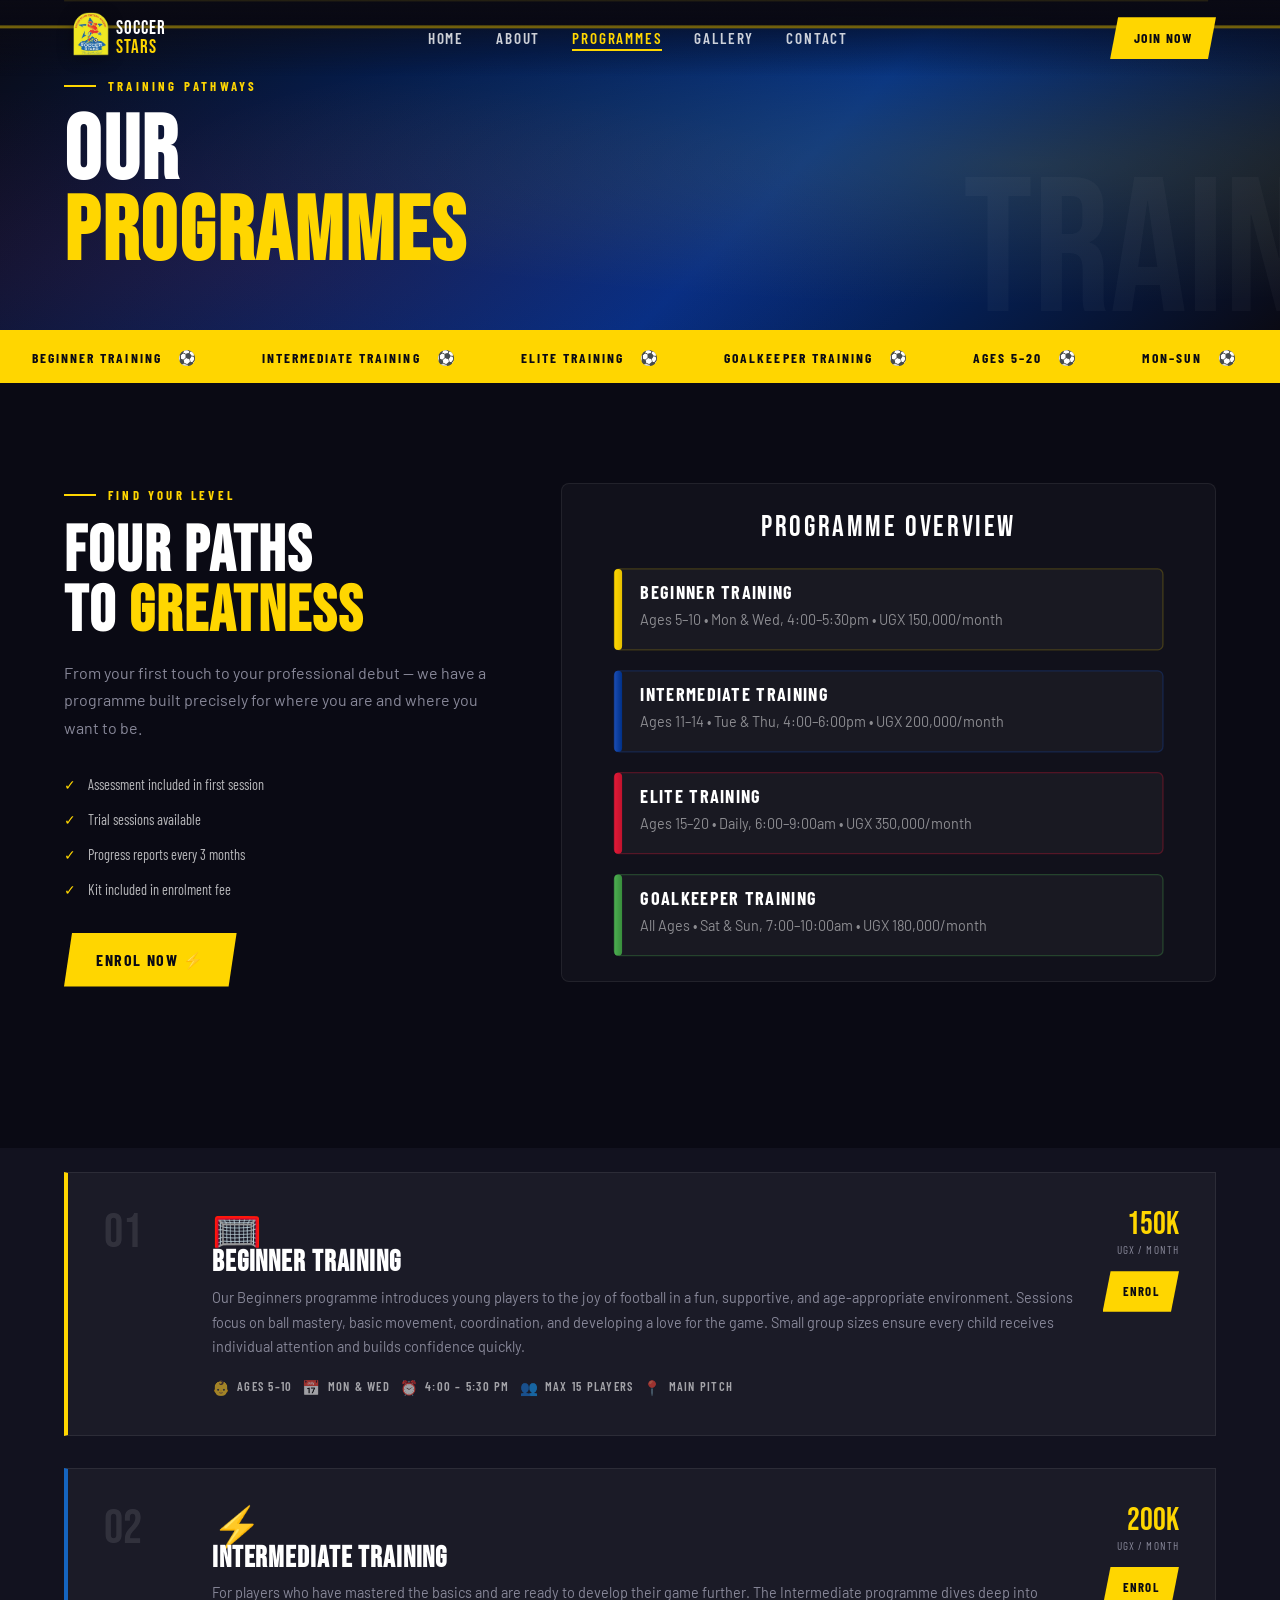
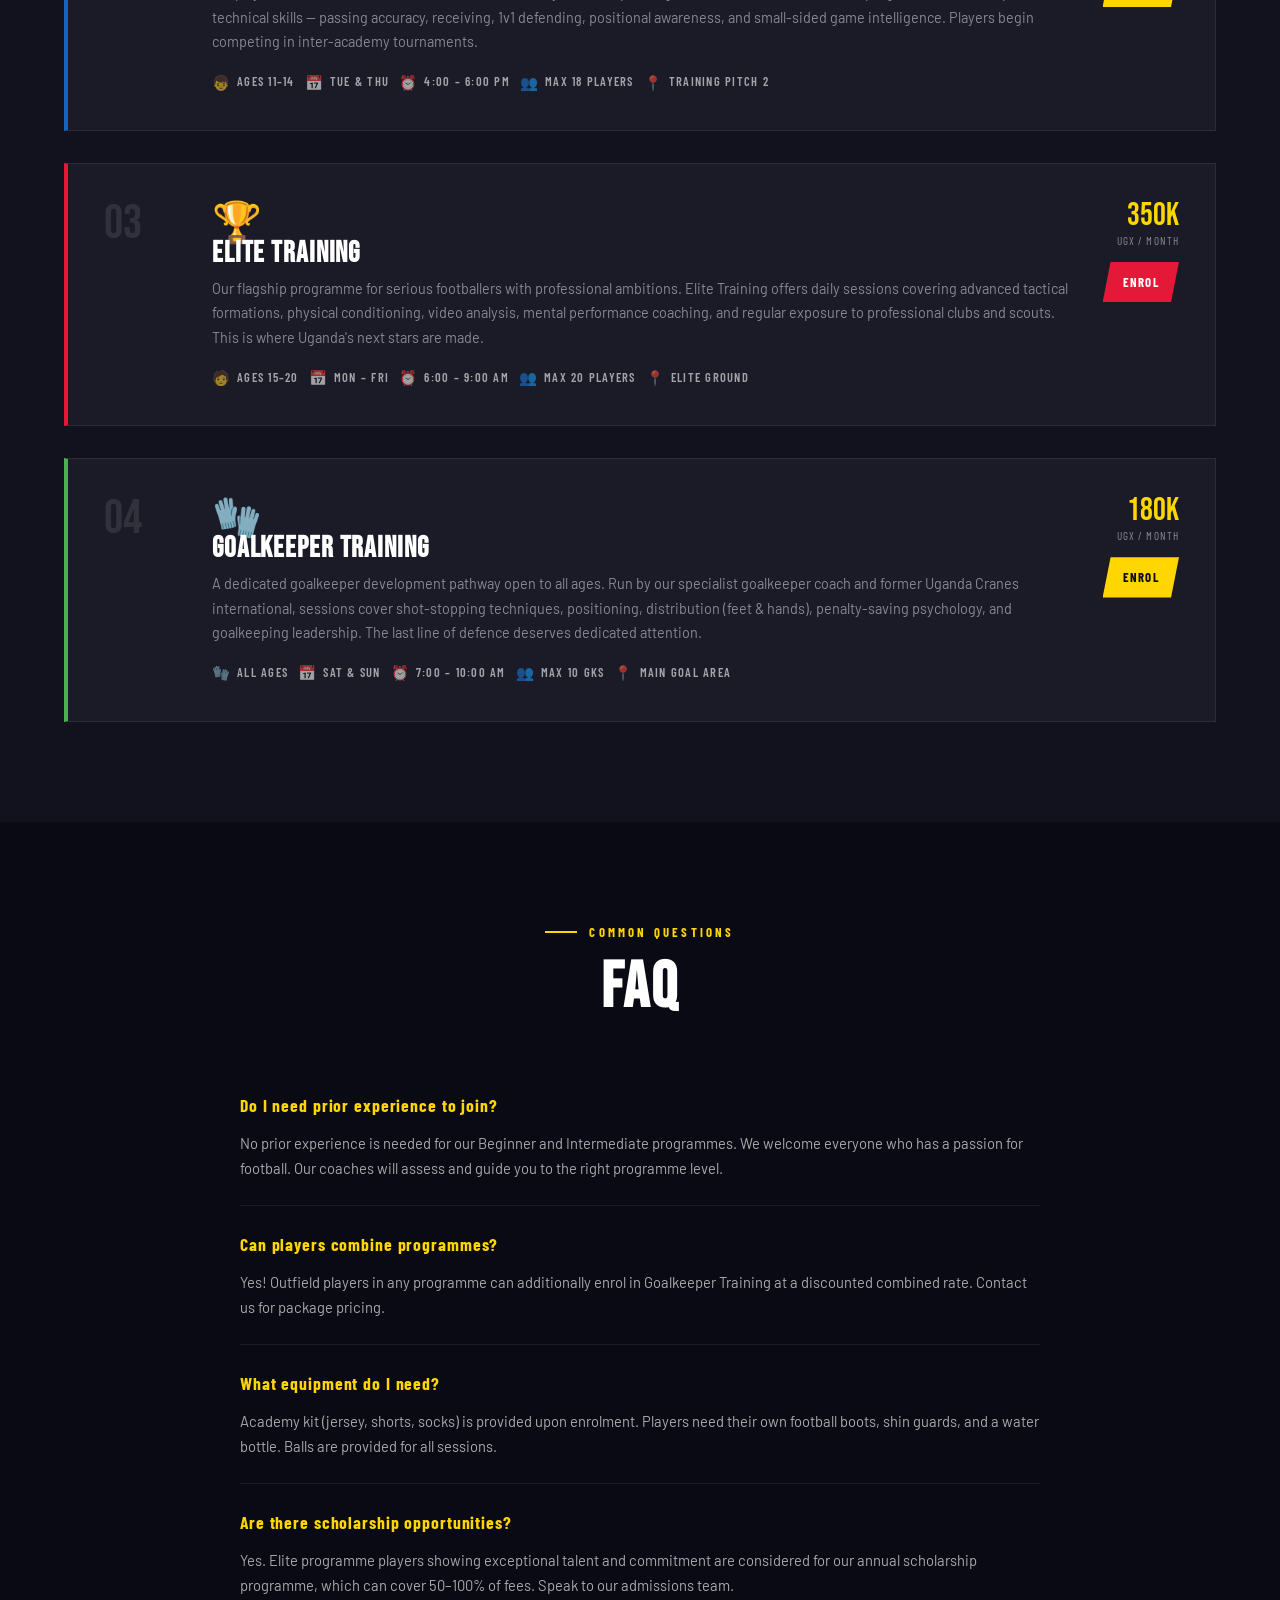
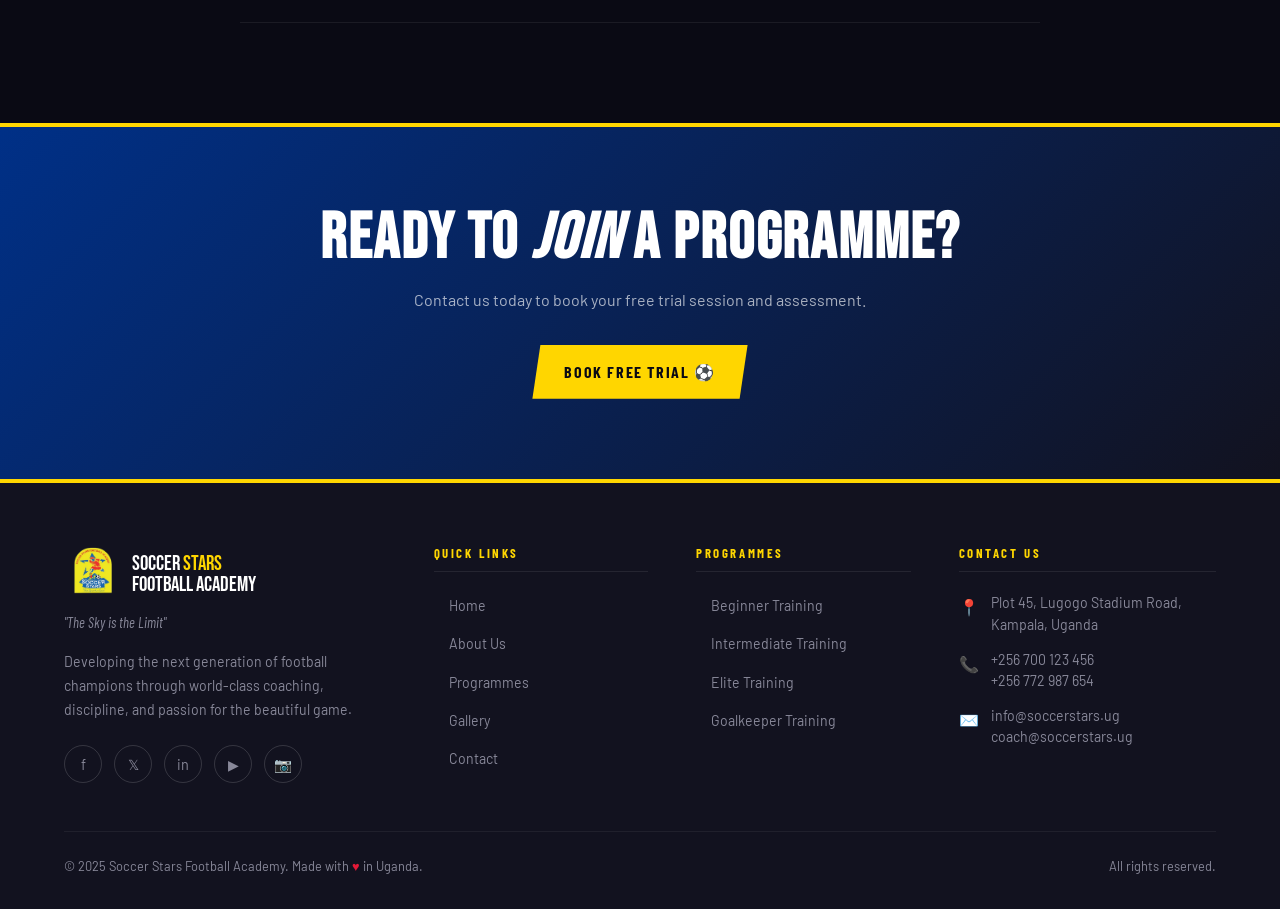
<file: programmes.html>
<!DOCTYPE html>
<html lang="en">
<head>
  <meta charset="UTF-8">
  <meta name="viewport" content="width=device-width, initial-scale=1.0">
  <title>Programmes – Soccer Stars Football Academy</title>
  <link rel="stylesheet" href="styles.css">
  <link rel="stylesheet" href="inner.css">
</head>
<body>

  <div id="nav-placeholder"></div>

  <div class="page-hero">
    <div class="page-hero-content">
      <div class="section-label">Training Pathways</div>
      <h1>OUR<br><span>PROGRAMMES</span></h1>
    </div>
    <div class="page-hero-bg-text">TRAIN</div>
  </div>

  <div class="ticker">
    <div class="ticker-inner">
      <span class="ticker-text">Beginner Training</span>
      <span class="ticker-text">Intermediate Training</span>
      <span class="ticker-text">Elite Training</span>
      <span class="ticker-text">Goalkeeper Training</span>
      <span class="ticker-text">Ages 5–20</span>
      <span class="ticker-text">Mon–Sun</span>
      <span class="ticker-text">Beginner Training</span>
      <span class="ticker-text">Intermediate Training</span>
      <span class="ticker-text">Elite Training</span>
      <span class="ticker-text">Goalkeeper Training</span>
      <span class="ticker-text">Ages 5–20</span>
      <span class="ticker-text">Mon–Sun</span>
    </div>
  </div>

  <!-- Intro -->
  <section class="section">
    <div class="prog-intro">
      <div class="animate">
        <div class="section-label">Find Your Level</div>
        <h2 class="section-title">FOUR PATHS<br>TO <em>GREATNESS</em></h2>
        <p class="section-subtitle" style="margin-top:16px;">From your first touch to your professional debut — we have a programme built precisely for where you are and where you want to be.</p>
        <div style="margin-top:32px;display:flex;flex-direction:column;gap:12px;">
          <div style="display:flex;align-items:center;gap:12px;font-family:var(--font-condensed);font-size:0.9rem;color:rgba(255,255,255,0.7);">
            <span style="color:var(--yellow);">✓</span> Assessment included in first session
          </div>
          <div style="display:flex;align-items:center;gap:12px;font-family:var(--font-condensed);font-size:0.9rem;color:rgba(255,255,255,0.7);">
            <span style="color:var(--yellow);">✓</span> Trial sessions available
          </div>
          <div style="display:flex;align-items:center;gap:12px;font-family:var(--font-condensed);font-size:0.9rem;color:rgba(255,255,255,0.7);">
            <span style="color:var(--yellow);">✓</span> Progress reports every 3 months
          </div>
          <div style="display:flex;align-items:center;gap:12px;font-family:var(--font-condensed);font-size:0.9rem;color:rgba(255,255,255,0.7);">
            <span style="color:var(--yellow);">✓</span> Kit included in enrolment fee
          </div>
        </div>
        <a href="contact.html" class="btn btn-primary" style="margin-top:32px;">Enrol Now ⚡</a>
      </div>
      <div class="animate animate-delay-2">
        <!-- Programme overview graphic -->
        <svg viewBox="0 0 500 380" xmlns="http://www.w3.org/2000/svg" style="width:100%;border-radius:8px;background:rgba(255,255,255,0.03);border:1px solid rgba(255,255,255,0.07);padding:0;">
          <defs>
            <linearGradient id="barGrad1" x1="0%" y1="0%" x2="100%" y2="0%">
              <stop offset="0%" stop-color="#FFD600"/>
              <stop offset="100%" stop-color="#E6C000"/>
            </linearGradient>
            <linearGradient id="barGrad2" x1="0%" y1="0%" x2="100%" y2="0%">
              <stop offset="0%" stop-color="#1a4db5"/>
              <stop offset="100%" stop-color="#003087"/>
            </linearGradient>
            <linearGradient id="barGrad3" x1="0%" y1="0%" x2="100%" y2="0%">
              <stop offset="0%" stop-color="#E31937"/>
              <stop offset="100%" stop-color="#C0132D"/>
            </linearGradient>
            <linearGradient id="barGrad4" x1="0%" y1="0%" x2="100%" y2="0%">
              <stop offset="0%" stop-color="#4CAF50"/>
              <stop offset="100%" stop-color="#388E3C"/>
            </linearGradient>
          </defs>

          <!-- Title -->
          <text x="250" y="40" text-anchor="middle" font-family="'Bebas Neue', sans-serif" font-size="22" fill="white" letter-spacing="2">PROGRAMME OVERVIEW</text>

          <!-- Beginner -->
          <rect x="40" y="65" width="420" height="62" rx="4" fill="rgba(255,255,255,0.03)" stroke="rgba(255,214,0,0.2)" stroke-width="1"/>
          <rect x="40" y="65" width="6" height="62" rx="3" fill="url(#barGrad1)"/>
          <text x="60" y="88" font-family="'Barlow Condensed', sans-serif" font-size="14" font-weight="700" fill="white" letter-spacing="1">BEGINNER TRAINING</text>
          <text x="60" y="108" font-family="'Barlow', sans-serif" font-size="11" fill="rgba(255,255,255,0.5)">Ages 5–10  •  Mon & Wed, 4:00–5:30pm  •  UGX 150,000/month</text>

          <!-- Intermediate -->
          <rect x="40" y="143" width="420" height="62" rx="4" fill="rgba(255,255,255,0.03)" stroke="rgba(26,77,181,0.3)" stroke-width="1"/>
          <rect x="40" y="143" width="6" height="62" rx="3" fill="url(#barGrad2)"/>
          <text x="60" y="166" font-family="'Barlow Condensed', sans-serif" font-size="14" font-weight="700" fill="white" letter-spacing="1">INTERMEDIATE TRAINING</text>
          <text x="60" y="186" font-family="'Barlow', sans-serif" font-size="11" fill="rgba(255,255,255,0.5)">Ages 11–14  •  Tue & Thu, 4:00–6:00pm  •  UGX 200,000/month</text>

          <!-- Elite -->
          <rect x="40" y="221" width="420" height="62" rx="4" fill="rgba(255,255,255,0.03)" stroke="rgba(227,25,55,0.3)" stroke-width="1"/>
          <rect x="40" y="221" width="6" height="62" rx="3" fill="url(#barGrad3)"/>
          <text x="60" y="244" font-family="'Barlow Condensed', sans-serif" font-size="14" font-weight="700" fill="white" letter-spacing="1">ELITE TRAINING</text>
          <text x="60" y="264" font-family="'Barlow', sans-serif" font-size="11" fill="rgba(255,255,255,0.5)">Ages 15–20  •  Daily, 6:00–9:00am  •  UGX 350,000/month</text>

          <!-- GK -->
          <rect x="40" y="299" width="420" height="62" rx="4" fill="rgba(255,255,255,0.03)" stroke="rgba(76,175,80,0.3)" stroke-width="1"/>
          <rect x="40" y="299" width="6" height="62" rx="3" fill="url(#barGrad4)"/>
          <text x="60" y="322" font-family="'Barlow Condensed', sans-serif" font-size="14" font-weight="700" fill="white" letter-spacing="1">GOALKEEPER TRAINING</text>
          <text x="60" y="342" font-family="'Barlow', sans-serif" font-size="11" fill="rgba(255,255,255,0.5)">All Ages  •  Sat & Sun, 7:00–10:00am  •  UGX 180,000/month</text>
        </svg>
      </div>
    </div>
  </section>

  <!-- Programme Details -->
  <section class="section" style="background:var(--dark-mid);padding-top:24px;">
    <div class="prog-cards">

      <!-- Beginner -->
      <div class="prog-card animate">
        <div class="prog-num">01</div>
        <div>
          <div class="prog-icon-box">🥅</div>
          <h3>Beginner Training</h3>
          <p>Our Beginners programme introduces young players to the joy of football in a fun, supportive, and age-appropriate environment. Sessions focus on ball mastery, basic movement, coordination, and developing a love for the game. Small group sizes ensure every child receives individual attention and builds confidence quickly.</p>
          <div class="prog-details">
            <div class="prog-detail"><span class="prog-detail-icon">👶</span> Ages 5–10</div>
            <div class="prog-detail"><span class="prog-detail-icon">📅</span> Mon & Wed</div>
            <div class="prog-detail"><span class="prog-detail-icon">⏰</span> 4:00 – 5:30 PM</div>
            <div class="prog-detail"><span class="prog-detail-icon">👥</span> Max 15 Players</div>
            <div class="prog-detail"><span class="prog-detail-icon">📍</span> Main Pitch</div>
          </div>
        </div>
        <div class="prog-enroll">
          <div>
            <div class="prog-price">150K</div>
            <div class="prog-price-label">UGX / Month</div>
          </div>
          <a href="contact.html" class="btn btn-primary" style="font-size:0.8rem;padding:10px 20px;">Enrol</a>
        </div>
      </div>

      <!-- Intermediate -->
      <div class="prog-card animate animate-delay-1">
        <div class="prog-num">02</div>
        <div>
          <div class="prog-icon-box">⚡</div>
          <h3>Intermediate Training</h3>
          <p>For players who have mastered the basics and are ready to develop their game further. The Intermediate programme dives deep into technical skills — passing accuracy, receiving, 1v1 defending, positional awareness, and small-sided game intelligence. Players begin competing in inter-academy tournaments.</p>
          <div class="prog-details">
            <div class="prog-detail"><span class="prog-detail-icon">👦</span> Ages 11–14</div>
            <div class="prog-detail"><span class="prog-detail-icon">📅</span> Tue & Thu</div>
            <div class="prog-detail"><span class="prog-detail-icon">⏰</span> 4:00 – 6:00 PM</div>
            <div class="prog-detail"><span class="prog-detail-icon">👥</span> Max 18 Players</div>
            <div class="prog-detail"><span class="prog-detail-icon">📍</span> Training Pitch 2</div>
          </div>
        </div>
        <div class="prog-enroll">
          <div>
            <div class="prog-price">200K</div>
            <div class="prog-price-label">UGX / Month</div>
          </div>
          <a href="contact.html" class="btn btn-primary" style="font-size:0.8rem;padding:10px 20px;">Enrol</a>
        </div>
      </div>

      <!-- Elite -->
      <div class="prog-card animate animate-delay-2">
        <div class="prog-num">03</div>
        <div>
          <div class="prog-icon-box">🏆</div>
          <h3>Elite Training</h3>
          <p>Our flagship programme for serious footballers with professional ambitions. Elite Training offers daily sessions covering advanced tactical formations, physical conditioning, video analysis, mental performance coaching, and regular exposure to professional clubs and scouts. This is where Uganda's next stars are made.</p>
          <div class="prog-details">
            <div class="prog-detail"><span class="prog-detail-icon">🧑</span> Ages 15–20</div>
            <div class="prog-detail"><span class="prog-detail-icon">📅</span> Mon – Fri</div>
            <div class="prog-detail"><span class="prog-detail-icon">⏰</span> 6:00 – 9:00 AM</div>
            <div class="prog-detail"><span class="prog-detail-icon">👥</span> Max 20 Players</div>
            <div class="prog-detail"><span class="prog-detail-icon">📍</span> Elite Ground</div>
          </div>
        </div>
        <div class="prog-enroll">
          <div>
            <div class="prog-price">350K</div>
            <div class="prog-price-label">UGX / Month</div>
          </div>
          <a href="contact.html" class="btn btn-red" style="font-size:0.8rem;padding:10px 20px;">Enrol</a>
        </div>
      </div>

      <!-- GK -->
      <div class="prog-card animate animate-delay-3">
        <div class="prog-num">04</div>
        <div>
          <div class="prog-icon-box">🧤</div>
          <h3>Goalkeeper Training</h3>
          <p>A dedicated goalkeeper development pathway open to all ages. Run by our specialist goalkeeper coach and former Uganda Cranes international, sessions cover shot-stopping techniques, positioning, distribution (feet & hands), penalty-saving psychology, and goalkeeping leadership. The last line of defence deserves dedicated attention.</p>
          <div class="prog-details">
            <div class="prog-detail"><span class="prog-detail-icon">🧤</span> All Ages</div>
            <div class="prog-detail"><span class="prog-detail-icon">📅</span> Sat & Sun</div>
            <div class="prog-detail"><span class="prog-detail-icon">⏰</span> 7:00 – 10:00 AM</div>
            <div class="prog-detail"><span class="prog-detail-icon">👥</span> Max 10 GKs</div>
            <div class="prog-detail"><span class="prog-detail-icon">📍</span> Main Goal Area</div>
          </div>
        </div>
        <div class="prog-enroll">
          <div>
            <div class="prog-price">180K</div>
            <div class="prog-price-label">UGX / Month</div>
          </div>
          <a href="contact.html" class="btn btn-primary" style="font-size:0.8rem;padding:10px 20px;">Enrol</a>
        </div>
      </div>

    </div>
  </section>

  <!-- FAQ -->
  <section class="section">
    <div class="animate" style="text-align:center;margin-bottom:48px;">
      <div class="section-label" style="justify-content:center;">Common Questions</div>
      <h2 class="section-title">FAQ</h2>
    </div>
    <div class="faq-list">
      <div class="faq-item animate">
        <div class="faq-q">Do I need prior experience to join?</div>
        <div class="faq-a">No prior experience is needed for our Beginner and Intermediate programmes. We welcome everyone who has a passion for football. Our coaches will assess and guide you to the right programme level.</div>
      </div>
      <div class="faq-item animate animate-delay-1">
        <div class="faq-q">Can players combine programmes?</div>
        <div class="faq-a">Yes! Outfield players in any programme can additionally enrol in Goalkeeper Training at a discounted combined rate. Contact us for package pricing.</div>
      </div>
      <div class="faq-item animate animate-delay-2">
        <div class="faq-q">What equipment do I need?</div>
        <div class="faq-a">Academy kit (jersey, shorts, socks) is provided upon enrolment. Players need their own football boots, shin guards, and a water bottle. Balls are provided for all sessions.</div>
      </div>
      <div class="faq-item animate animate-delay-3">
        <div class="faq-q">Are there scholarship opportunities?</div>
        <div class="faq-a">Yes. Elite programme players showing exceptional talent and commitment are considered for our annual scholarship programme, which can cover 50–100% of fees. Speak to our admissions team.</div>
      </div>
    </div>
  </section>

  <div class="inner-cta animate">
    <h2>READY TO <em>JOIN</em> A PROGRAMME?</h2>
    <p>Contact us today to book your free trial session and assessment.</p>
    <a href="contact.html" class="btn btn-primary">Book Free Trial ⚽</a>
  </div>

  <div id="footer-placeholder"></div>

  <script src="components.js"></script>
  <script src="main.js"></script>
  <style>
    .faq-list { max-width: 800px; margin: 0 auto; display: flex; flex-direction: column; gap: 0; }
    .faq-item { padding: 24px 0; border-bottom: 1px solid rgba(255,255,255,0.07); }
    .faq-q { font-family: var(--font-condensed); font-size: 1.1rem; font-weight: 700; letter-spacing: 0.05em; color: var(--yellow); margin-bottom: 12px; }
    .faq-a { font-size: 0.92rem; color: rgba(255,255,255,0.65); line-height: 1.7; }
  </style>
</body>
</html>
</file>
<file: styles.css>
/* =============================================
   SOCCER STARS FOOTBALL ACADEMY - Shared Styles
   ============================================= */

@import url('https://fonts.googleapis.com/css2?family=Bebas+Neue&family=Barlow:ital,wght@0,400;0,500;0,600;0,700;0,900;1,700&family=Barlow+Condensed:wght@400;600;700;800&display=swap');

:root {
  --yellow: #FFD600;
  --yellow-dark: #E6C000;
  --blue: #003087;
  --blue-mid: #1a4db5;
  --blue-light: #1565C0;
  --red: #E31937;
  --red-dark: #C0132D;
  --white: #FFFFFF;
  --off-white: #F5F5F0;
  --dark: #0A0A14;
  --dark-mid: #12121F;
  --gray: #888899;
  --gray-light: #DDDDEE;

  --font-display: 'Bebas Neue', sans-serif;
  --font-condensed: 'Barlow Condensed', sans-serif;
  --font-body: 'Barlow', sans-serif;

  --nav-height: 76px;
  --radius: 4px;
  --transition: 0.3s cubic-bezier(0.4, 0, 0.2, 1);
}

/* ---- Reset ---- */
*, *::before, *::after { box-sizing: border-box; margin: 0; padding: 0; }
html { scroll-behavior: smooth; font-size: 16px; }
body {
  font-family: var(--font-body);
  background: var(--dark);
  color: var(--white);
  overflow-x: hidden;
  line-height: 1.6;
}
img { max-width: 100%; display: block; }
a { text-decoration: none; color: inherit; }
ul { list-style: none; }

/* ---- Typography ---- */
h1, h2, h3, h4 { font-family: var(--font-display); letter-spacing: 0.03em; line-height: 1; }
.section-label {
  font-family: var(--font-condensed);
  font-size: 0.8rem;
  font-weight: 700;
  letter-spacing: 0.25em;
  text-transform: uppercase;
  color: var(--yellow);
  display: flex;
  align-items: center;
  gap: 12px;
  margin-bottom: 16px;
}
.section-label::before {
  content: '';
  display: block;
  width: 32px;
  height: 2px;
  background: var(--yellow);
}

/* ---- Buttons ---- */
.btn {
  display: inline-flex;
  align-items: center;
  gap: 8px;
  font-family: var(--font-condensed);
  font-weight: 700;
  font-size: 1rem;
  letter-spacing: 0.1em;
  text-transform: uppercase;
  padding: 14px 32px;
  border: none;
  cursor: pointer;
  transition: var(--transition);
  position: relative;
  overflow: hidden;
  clip-path: polygon(8px 0%, 100% 0%, calc(100% - 8px) 100%, 0% 100%);
}
.btn::before {
  content: '';
  position: absolute;
  inset: 0;
  background: rgba(255,255,255,0.15);
  opacity: 0;
  transition: opacity 0.2s;
}
.btn:hover::before { opacity: 1; }
.btn:active { transform: scale(0.97); }

.btn-primary {
  background: var(--yellow);
  color: var(--dark);
}
.btn-primary:hover { background: var(--yellow-dark); }

.btn-secondary {
  background: transparent;
  color: var(--white);
  border: 2px solid rgba(255,255,255,0.5);
  clip-path: none;
  padding: 12px 32px;
}
.btn-secondary:hover { border-color: var(--yellow); color: var(--yellow); }

.btn-red {
  background: var(--red);
  color: var(--white);
}
.btn-red:hover { background: var(--red-dark); }

/* ---- Navigation ---- */
.navbar {
  position: fixed;
  top: 0; left: 0; right: 0;
  z-index: 1000;
  height: var(--nav-height);
  display: flex;
  align-items: center;
  padding: 0 5%;
  transition: background 0.4s, box-shadow 0.4s;
  gap: 24px;
}
.navbar.scrolled {
  background: rgba(10,10,20,0.97);
  box-shadow: 0 2px 30px rgba(0,0,0,0.5);
  backdrop-filter: blur(10px);
}
.navbar:not(.scrolled) {
  background: linear-gradient(to bottom, rgba(10,10,20,0.9) 0%, transparent 100%);
}

.nav-brand {
  display: flex;
  align-items: center;
  gap: none;
  flex-shrink: 0;
}
.nav-logo {
  width: 52px;
  height: 52px;
  object-fit: contain;
  filter: drop-shadow(0 2px 8px rgba(0,0,0,0.4));
}
.nav-name {
  font-family: var(--font-display);
  font-size: 1.2rem;
  letter-spacing: 0.05em;
  line-height: 1;
  color: var(--white);
}
.nav-name span { color: var(--yellow); }

.nav-links {
  display: flex;
  align-items: center;
  gap: 32px;
  margin: 0 auto;
  padding: 0 40px;
}
.nav-links a {
  font-family: var(--font-condensed);
  font-weight: 600;
  font-size: 0.95rem;
  letter-spacing: 0.12em;
  text-transform: uppercase;
  color: rgba(255,255,255,0.8);
  transition: color 0.2s;
  position: relative;
  padding-bottom: 4px;
}
.nav-links a::after {
  content: '';
  position: absolute;
  bottom: 0; left: 0;
  width: 0; height: 2px;
  background: var(--yellow);
  transition: width 0.3s;
}
.nav-links a:hover, .nav-links a.active { color: var(--yellow); }
.nav-links a:hover::after, .nav-links a.active::after { width: 100%; }

.nav-cta {
  flex-shrink: 0;
}
.nav-cta .btn {
  padding: 10px 24px;
  font-size: 0.85rem;
}

/* Hamburger */
.hamburger {
  display: none;
  flex-direction: column;
  gap: 5px;
  cursor: pointer;
  padding: 8px;
  margin-left: auto;
  background: none;
  border: none;
}
.hamburger span {
  display: block;
  width: 26px;
  height: 2px;
  background: var(--white);
  transition: var(--transition);
  transform-origin: center;
}
.hamburger.open span:nth-child(1) { transform: translateY(7px) rotate(45deg); }
.hamburger.open span:nth-child(2) { opacity: 0; transform: scaleX(0); }
.hamburger.open span:nth-child(3) { transform: translateY(-7px) rotate(-45deg); }

/* Mobile nav */
.mobile-menu {
  position: fixed;
  top: var(--nav-height);
  left: 0; right: 0;
  background: rgba(10,10,20,0.98);
  backdrop-filter: blur(16px);
  padding: 24px 5%;
  display: flex;
  flex-direction: column;
  gap: 4px;
  transform: translateY(-110%);
  transition: transform 0.4s cubic-bezier(0.4, 0, 0.2, 1);
  z-index: 999;
  border-bottom: 3px solid var(--yellow);
}
.mobile-menu.open { transform: translateY(0); }
.mobile-menu a {
  font-family: var(--font-condensed);
  font-weight: 700;
  font-size: 1.4rem;
  letter-spacing: 0.1em;
  text-transform: uppercase;
  color: var(--white);
  padding: 14px 0;
  border-bottom: 1px solid rgba(255,255,255,0.08);
  transition: color 0.2s, padding-left 0.2s;
}
.mobile-menu a:hover { color: var(--yellow); padding-left: 12px; }
.mobile-menu .btn { margin-top: 16px; width: 100%; justify-content: center; }

/* ---- Footer ---- */
.footer {
  background: var(--dark-mid);
  border-top: 4px solid var(--yellow);
  padding: 64px 5% 32px;
}
.footer-grid {
  display: grid;
  grid-template-columns: 1.5fr 1fr 1fr 1.2fr;
  gap: 48px;
  margin-bottom: 48px;
}
.footer-brand {
  display: flex;
  flex-direction: column;
  gap: 16px;
}
.footer-logo-wrap {
  display: flex;
  align-items: center;
  gap: 12px;
}
.footer-logo {
  width: 56px;
  height: 56px;
  object-fit: contain;
}
.footer-name {
  font-family: var(--font-display);
  font-size: 1.3rem;
  line-height: 1;
}
.footer-name span { color: var(--yellow); }
.footer-tagline {
  font-family: var(--font-condensed);
  font-size: 0.9rem;
  color: var(--gray);
  font-style: italic;
  margin-top: -8px;
}
.footer-desc {
  font-size: 0.88rem;
  color: var(--gray);
  line-height: 1.7;
}
.footer-socials {
  display: flex;
  gap: 12px;
  margin-top: 8px;
}
.social-icon {
  width: 38px; height: 38px;
  border: 1.5px solid rgba(255,255,255,0.15);
  border-radius: 50%;
  display: flex;
  align-items: center;
  justify-content: center;
  font-size: 0.9rem;
  color: var(--gray);
  transition: var(--transition);
  cursor: pointer;
}
.social-icon:hover {
  border-color: var(--yellow);
  color: var(--yellow);
  background: rgba(255,214,0,0.08);
  transform: translateY(-3px);
}

.footer-col h4 {
  font-family: var(--font-condensed);
  font-size: 0.8rem;
  font-weight: 700;
  letter-spacing: 0.2em;
  text-transform: uppercase;
  color: var(--yellow);
  margin-bottom: 20px;
  padding-bottom: 12px;
  border-bottom: 1px solid rgba(255,255,255,0.08);
}
.footer-col ul { display: flex; flex-direction: column; gap: 10px; }
.footer-col ul a {
  font-size: 0.88rem;
  color: var(--gray);
  transition: color 0.2s;
  display: flex;
  align-items: center;
  gap: 8px;
}
.footer-col ul a::before {
  content: '›';
  color: var(--yellow);
  font-size: 1.1rem;
  opacity: 0;
  transition: opacity 0.2s, transform 0.2s;
  transform: translateX(-6px);
}
.footer-col ul a:hover { color: var(--white); }
.footer-col ul a:hover::before { opacity: 1; transform: translateX(0); }

.footer-contact-item {
  display: flex;
  align-items: flex-start;
  gap: 12px;
  margin-bottom: 14px;
}
.footer-contact-item .icon {
  color: var(--yellow);
  font-size: 1rem;
  margin-top: 2px;
  flex-shrink: 0;
}
.footer-contact-item p {
  font-size: 0.88rem;
  color: var(--gray);
  line-height: 1.5;
}

.footer-bottom {
  display: flex;
  align-items: center;
  justify-content: space-between;
  padding-top: 24px;
  border-top: 1px solid rgba(255,255,255,0.06);
}
.footer-bottom p {
  font-size: 0.8rem;
  color: var(--gray);
}
.footer-bottom span { color: var(--red); }

/* ---- Scroll to Top ---- */
.scroll-top {
  position: fixed;
  bottom: 32px;
  right: 32px;
  width: 48px; height: 48px;
  background: var(--yellow);
  color: var(--dark);
  border: none;
  cursor: pointer;
  display: flex;
  align-items: center;
  justify-content: center;
  font-size: 1.2rem;
  clip-path: polygon(8px 0%, 100% 0%, calc(100% - 8px) 100%, 0% 100%);
  opacity: 0;
  pointer-events: none;
  transition: opacity 0.3s, transform 0.3s;
  z-index: 500;
}
.scroll-top.visible { opacity: 1; pointer-events: all; }
.scroll-top:hover { transform: translateY(-4px); background: var(--yellow-dark); }

/* ---- Page Hero (inner pages) ---- */
.page-hero {
  padding-top: var(--nav-height);
  min-height: 320px;
  display: flex;
  align-items: flex-end;
  padding-bottom: 56px;
  position: relative;
  overflow: hidden;
  background: linear-gradient(135deg, var(--dark) 0%, var(--blue) 60%, var(--dark) 100%);
}
.page-hero::before {
  content: '';
  position: absolute;
  inset: 0;
  background:
    radial-gradient(ellipse at 80% 50%, rgba(255,214,0,0.12) 0%, transparent 60%),
    radial-gradient(ellipse at 20% 80%, rgba(227,25,55,0.1) 0%, transparent 50%);
}
.page-hero-content {
  position: relative;
  z-index: 2;
  padding: 0 5%;
}
.page-hero h1 {
  font-size: clamp(3rem, 7vw, 6rem);
  line-height: 0.9;
  color: var(--white);
}
.page-hero h1 span { color: var(--yellow); }
.page-hero-bg-text {
  position: absolute;
  right: -2%;
  bottom: -20px;
  font-family: var(--font-display);
  font-size: clamp(6rem, 15vw, 14rem);
  color: rgba(255,255,255,0.03);
  line-height: 1;
  user-select: none;
  pointer-events: none;
}

/* ---- Sections ---- */
.section {
  padding: 100px 5%;
}
.section-header {
  margin-bottom: 60px;
}
.section-title {
  font-size: clamp(2.5rem, 5vw, 4.5rem);
  line-height: 0.95;
}
.section-title em {
  font-style: normal;
  color: var(--yellow);
  -webkit-text-stroke: 0px;
}
.section-subtitle {
  font-size: 1rem;
  color: var(--gray);
  max-width: 600px;
  margin-top: 16px;
  line-height: 1.7;
}

/* ---- Card ---- */
.card {
  background: rgba(255,255,255,0.04);
  border: 1px solid rgba(255,255,255,0.07);
  border-radius: var(--radius);
  transition: var(--transition);
  overflow: hidden;
}
.card:hover {
  transform: translateY(-6px);
  border-color: var(--yellow);
  box-shadow: 0 16px 40px rgba(0,0,0,0.3), 0 0 0 1px var(--yellow);
}

/* ---- Utility ---- */
.text-yellow { color: var(--yellow); }
.text-red { color: var(--red); }
.text-blue { color: var(--blue-light); }
.grid-2 { display: grid; grid-template-columns: 1fr 1fr; gap: 32px; }
.grid-3 { display: grid; grid-template-columns: repeat(3, 1fr); gap: 32px; }
.grid-4 { display: grid; grid-template-columns: repeat(4, 1fr); gap: 24px; }

/* ---- Animations ---- */
@keyframes fadeUp {
  from { opacity: 0; transform: translateY(40px); }
  to { opacity: 1; transform: translateY(0); }
}
@keyframes fadeIn {
  from { opacity: 0; }
  to { opacity: 1; }
}
@keyframes slideInLeft {
  from { opacity: 0; transform: translateX(-60px); }
  to { opacity: 1; transform: translateX(0); }
}
@keyframes pulse {
  0%, 100% { transform: scale(1); }
  50% { transform: scale(1.05); }
}
@keyframes marquee {
  from { transform: translateX(0); }
  to { transform: translateX(-50%); }
}
@keyframes spin {
  from { transform: rotate(0deg); }
  to { transform: rotate(360deg); }
}

.animate { opacity: 0; }
.animate.visible {
  animation: fadeUp 0.7s cubic-bezier(0.4, 0, 0.2, 1) forwards;
}
.animate-delay-1.visible { animation-delay: 0.1s; }
.animate-delay-2.visible { animation-delay: 0.2s; }
.animate-delay-3.visible { animation-delay: 0.3s; }
.animate-delay-4.visible { animation-delay: 0.4s; }

/* ---- Ticker ---- */
.ticker {
  background: var(--yellow);
  padding: 14px 0;
  overflow: hidden;
  white-space: nowrap;
}
.ticker-inner {
  display: inline-flex;
  animation: marquee 20s linear infinite;
}
.ticker-text {
  font-family: var(--font-condensed);
  font-weight: 700;
  font-size: 0.85rem;
  letter-spacing: 0.15em;
  text-transform: uppercase;
  color: var(--dark);
  padding: 0 32px;
  display: flex;
  align-items: center;
  gap: 16px;
}
.ticker-text::after {
  content: '⚽';
  font-size: 0.9rem;
}

/* ---- Responsive ---- */
@media (max-width: 1100px) {
  .footer-grid { grid-template-columns: 1.2fr 1fr 1fr; }
  .footer-grid .footer-brand { grid-column: 1 / -1; }
}

@media (max-width: 900px) {
  .nav-links, .nav-cta { display: none; }
  .hamburger { display: flex; }
  .grid-3 { grid-template-columns: 1fr 1fr; }
  .grid-4 { grid-template-columns: 1fr 1fr; }
  .footer-grid { grid-template-columns: 1fr 1fr; }
  .footer-grid .footer-brand { grid-column: 1 / -1; }
}

@media (max-width: 600px) {
  :root { --nav-height: 66px; }
  .section { padding: 72px 5%; }
  .grid-2 { grid-template-columns: 1fr; }
  .grid-3 { grid-template-columns: 1fr; }
  .grid-4 { grid-template-columns: 1fr; }
  .footer-grid { grid-template-columns: 1fr; }
  .footer-bottom { flex-direction: column; gap: 8px; text-align: center; }
  .scroll-top { bottom: 20px; right: 20px; }
}
</file>
<file: home.css>
/* =============================================
   SOCCER STARS - Home Page Styles
   ============================================= */

/* ---- Hero ---- */
.hero {
  position: relative;
  min-height: 100vh;
  display: flex;
  flex-direction: column;
  justify-content: center;
  overflow: hidden;
  padding-top: var(--nav-height);
}

.hero-bg {
  position: absolute;
  inset: 0;
  z-index: 0;
}

.hero-field {
  width: 100%;
  height: 100%;
  object-fit: cover;
}

.hero-bg-text {
  position: absolute;
  right: -3%;
  top: 50%;
  transform: translateY(-50%);
  font-family: var(--font-display);
  font-size: clamp(10rem, 25vw, 22rem);
  color: rgba(255,214,0,0.04);
  line-height: 1;
  user-select: none;
  pointer-events: none;
  letter-spacing: -0.03em;
}

.hero-content {
  position: relative;
  z-index: 2;
  padding: 60px 5% 40px;
  display: flex;
  flex-direction: column;
  align-items: flex-start;
  max-width: 780px;
  animation: fadeUp 0.9s cubic-bezier(0.4,0,0.2,1) both;
}

.hero-emblem {
  margin-bottom: 24px;
  animation: fadeIn 1s ease both;
}

.hero-logo-svg {
  filter: drop-shadow(0 0 30px rgba(255,214,0,0.4)) drop-shadow(0 8px 20px rgba(0,0,0,0.6));
  animation: pulse 4s ease-in-out infinite;
}

.hero-label {
  font-family: var(--font-condensed);
  font-size: 0.8rem;
  font-weight: 700;
  letter-spacing: 0.2em;
  text-transform: uppercase;
  color: var(--yellow);
  background: rgba(255,214,0,0.1);
  border: 1px solid rgba(255,214,0,0.3);
  padding: 6px 16px;
  margin-bottom: 20px;
  display: inline-block;
}

.hero-title {
  display: flex;
  flex-direction: column;
  gap: 0;
  margin-bottom: 16px;
}

.hero-title-top {
  font-family: var(--font-display);
  font-size: clamp(4rem, 10vw, 9rem);
  line-height: 0.88;
  color: rgba(255,255,255,0.9);
  letter-spacing: 0.04em;
}

.hero-title-mid {
  font-family: var(--font-display);
  font-size: clamp(5rem, 14vw, 13rem);
  line-height: 0.82;
  color: var(--yellow);
  letter-spacing: 0.02em;
  -webkit-text-stroke: 2px var(--yellow);
  text-shadow: 0 0 60px rgba(255,214,0,0.4);
}

.hero-title-sub {
  font-family: var(--font-condensed);
  font-size: clamp(0.9rem, 2vw, 1.3rem);
  font-weight: 600;
  letter-spacing: 0.35em;
  text-transform: uppercase;
  color: rgba(255,255,255,0.5);
  margin-top: 8px;
}

.hero-slogan {
  font-family: var(--font-condensed);
  font-size: clamp(1.2rem, 3vw, 1.8rem);
  font-style: italic;
  color: rgba(255,255,255,0.7);
  margin-bottom: 16px;
}
.hero-slogan em {
  font-style: italic;
  color: var(--red);
  text-decoration: underline;
  text-underline-offset: 4px;
}

.hero-desc {
  font-size: clamp(0.9rem, 1.5vw, 1.05rem);
  color: rgba(255,255,255,0.55);
  line-height: 1.7;
  max-width: 500px;
  margin-bottom: 32px;
}

.hero-actions {
  display: flex;
  gap: 16px;
  flex-wrap: wrap;
}

/* Hero Stats Bar */
.hero-stats {
  position: relative;
  z-index: 2;
  display: flex;
  align-items: center;
  background: rgba(255,255,255,0.05);
  backdrop-filter: blur(12px);
  border-top: 1px solid rgba(255,255,255,0.08);
  border-bottom: 3px solid var(--yellow);
  padding: 24px 5%;
  gap: 0;
  margin-top: auto;
}

.hero-stat {
  flex: 1;
  text-align: center;
  display: flex;
  flex-direction: column;
  align-items: center;
  gap: 4px;
}

.stat-number {
  font-family: var(--font-display);
  font-size: clamp(2rem, 4vw, 3.5rem);
  color: var(--yellow);
  line-height: 1;
}

.stat-unit {
  font-family: var(--font-display);
  font-size: clamp(1.2rem, 2vw, 2rem);
  color: var(--yellow);
  opacity: 0.7;
  line-height: 1;
  margin-left: -4px;
}

.stat-label {
  font-family: var(--font-condensed);
  font-size: 0.75rem;
  font-weight: 600;
  letter-spacing: 0.12em;
  text-transform: uppercase;
  color: rgba(255,255,255,0.5);
  margin-top: 2px;
}

.hero-stat-divider {
  width: 1px;
  height: 48px;
  background: rgba(255,255,255,0.1);
  flex-shrink: 0;
}

/* Scroll indicator */
.hero-scroll-indicator {
  position: absolute;
  bottom: 120px;
  right: 5%;
  z-index: 2;
  display: flex;
  flex-direction: column;
  align-items: center;
  gap: 8px;
  opacity: 0.5;
  animation: fadeIn 2s ease 1.5s both;
}

.scroll-ball {
  font-size: 1.5rem;
  animation: spin 3s linear infinite;
}

.hero-scroll-indicator span {
  font-family: var(--font-condensed);
  font-size: 0.7rem;
  font-weight: 600;
  letter-spacing: 0.2em;
  text-transform: uppercase;
  writing-mode: vertical-rl;
  text-orientation: mixed;
}

/* ---- Intro Section ---- */
.intro-section { background: var(--dark-mid); }

.intro-grid {
  display: grid;
  grid-template-columns: 1fr 1fr;
  gap: 80px;
  align-items: center;
}

.intro-visual {
  position: relative;
}

.intro-badge {
  position: absolute;
  top: -20px;
  right: -20px;
  z-index: 3;
  width: 100px;
  height: 100px;
  display: flex;
  align-items: center;
  justify-content: center;
}

.badge-ring {
  position: absolute;
  inset: 0;
  border: 3px solid var(--yellow);
  border-radius: 50%;
  animation: spin 8s linear infinite;
  border-style: dashed;
}

.badge-content {
  width: 80px;
  height: 80px;
  background: var(--yellow);
  border-radius: 50%;
  display: flex;
  flex-direction: column;
  align-items: center;
  justify-content: center;
  text-align: center;
  z-index: 1;
}

.badge-num {
  font-family: var(--font-display);
  font-size: 1.6rem;
  color: var(--dark);
  line-height: 1;
}

.badge-text {
  font-family: var(--font-condensed);
  font-size: 0.55rem;
  font-weight: 700;
  letter-spacing: 0.05em;
  text-transform: uppercase;
  color: var(--dark);
  line-height: 1.2;
}

.intro-field-card {
  border-radius: 8px;
  overflow: hidden;
  border: 2px solid rgba(255,255,255,0.08);
  box-shadow: 0 32px 80px rgba(0,0,0,0.5);
  position: relative;
}

.intro-field-label {
  position: absolute;
  bottom: 0;
  left: 0; right: 0;
  background: linear-gradient(to top, rgba(0,0,0,0.8), transparent);
  padding: 24px 16px 12px;
  font-family: var(--font-condensed);
  font-size: 0.85rem;
  font-weight: 700;
  letter-spacing: 0.15em;
  text-transform: uppercase;
  color: var(--yellow);
  text-align: center;
}

.intro-features {
  display: flex;
  flex-direction: column;
  gap: 20px;
  margin-top: 32px;
}

.intro-feature {
  display: flex;
  align-items: flex-start;
  gap: 16px;
  padding: 16px;
  background: rgba(255,255,255,0.03);
  border-left: 3px solid var(--yellow);
  border-radius: 0 4px 4px 0;
  transition: background 0.2s;
}

.intro-feature:hover { background: rgba(255,214,0,0.05); }

.feature-icon {
  font-size: 1.5rem;
  flex-shrink: 0;
  width: 40px;
  text-align: center;
}

.intro-feature h4 {
  font-family: var(--font-condensed);
  font-size: 1rem;
  font-weight: 700;
  letter-spacing: 0.05em;
  text-transform: uppercase;
  margin-bottom: 4px;
}

.intro-feature p {
  font-size: 0.85rem;
  color: var(--gray);
  line-height: 1.5;
}

/* ---- Programs Section ---- */
.programs-section {
  background: var(--dark);
  position: relative;
  overflow: hidden;
}

.programs-section::before {
  content: '';
  position: absolute;
  top: 0; left: 0; right: 0;
  height: 3px;
  background: linear-gradient(to right, var(--red), var(--yellow), var(--blue));
}

.programs-header {
  text-align: center;
  max-width: 600px;
  margin: 0 auto 60px;
}

.programs-header .section-label { justify-content: center; }
.programs-header .section-label::before { display: none; }

.programs-grid {
  display: grid;
  grid-template-columns: repeat(4, 1fr);
  gap: 24px;
}

.program-card {
  background: rgba(255,255,255,0.04);
  border: 1px solid rgba(255,255,255,0.07);
  padding: 36px 24px;
  position: relative;
  overflow: hidden;
  transition: var(--transition);
  cursor: pointer;
}

.program-card::before {
  content: '';
  position: absolute;
  bottom: 0; left: 0; right: 0;
  height: 3px;
  background: var(--yellow);
  transform: scaleX(0);
  transition: transform 0.3s;
}

.program-card:hover {
  transform: translateY(-8px);
  background: rgba(255,255,255,0.07);
  border-color: var(--yellow);
  box-shadow: 0 24px 60px rgba(0,0,0,0.4);
}

.program-card:hover::before { transform: scaleX(1); }

.program-card--featured {
  background: linear-gradient(135deg, rgba(0,48,135,0.6), rgba(26,77,181,0.3));
  border-color: var(--blue-light);
}

.program-card--featured::before { background: var(--yellow); }

.program-badge {
  position: absolute;
  top: 16px;
  right: -8px;
  background: var(--red);
  color: white;
  font-family: var(--font-condensed);
  font-size: 0.65rem;
  font-weight: 700;
  letter-spacing: 0.15em;
  padding: 4px 12px;
  clip-path: polygon(0 0, 100% 0, 100% 100%, 8px 100%);
}

.program-number {
  font-family: var(--font-display);
  font-size: 3.5rem;
  color: rgba(255,255,255,0.06);
  line-height: 1;
  margin-bottom: 12px;
  transition: color 0.3s;
}

.program-card:hover .program-number { color: rgba(255,214,0,0.15); }

.program-icon {
  font-size: 2rem;
  margin-bottom: 16px;
}

.program-card h3 {
  font-size: 1.6rem;
  line-height: 1;
  margin-bottom: 12px;
  color: var(--white);
}

.program-card p {
  font-size: 0.85rem;
  color: var(--gray);
  line-height: 1.6;
  margin-bottom: 20px;
}

.program-meta {
  display: flex;
  gap: 12px;
  flex-wrap: wrap;
  margin-bottom: 20px;
}

.program-meta span {
  font-family: var(--font-condensed);
  font-size: 0.75rem;
  font-weight: 600;
  letter-spacing: 0.1em;
  text-transform: uppercase;
  background: rgba(255,214,0,0.1);
  color: var(--yellow);
  padding: 4px 10px;
  border: 1px solid rgba(255,214,0,0.2);
}

.program-link {
  font-family: var(--font-condensed);
  font-weight: 700;
  font-size: 0.85rem;
  letter-spacing: 0.1em;
  text-transform: uppercase;
  color: var(--yellow);
  transition: gap 0.2s;
  display: inline-flex;
  align-items: center;
}

.program-link:hover { color: var(--white); }

/* ---- Why Section ---- */
.why-section { background: var(--dark-mid); }

.why-inner {
  display: grid;
  grid-template-columns: 1fr 1fr;
  gap: 80px;
  align-items: center;
}

.why-list {
  display: flex;
  flex-direction: column;
  gap: 14px;
  margin-top: 28px;
}

.why-item {
  display: flex;
  align-items: center;
  gap: 12px;
  font-family: var(--font-condensed);
  font-size: 1rem;
  font-weight: 600;
  letter-spacing: 0.03em;
  color: rgba(255,255,255,0.85);
  padding: 12px 0;
  border-bottom: 1px solid rgba(255,255,255,0.05);
  transition: color 0.2s;
}

.why-item:hover { color: var(--yellow); }

.why-check {
  color: var(--yellow);
  font-size: 0.9rem;
  width: 24px;
  height: 24px;
  background: rgba(255,214,0,0.1);
  border-radius: 50%;
  display: flex;
  align-items: center;
  justify-content: center;
  flex-shrink: 0;
  font-size: 0.8rem;
}

.why-card-stack {
  display: flex;
  flex-direction: column;
  gap: 16px;
}

.why-card {
  padding: 28px;
  border-radius: 8px;
  transition: var(--transition);
  cursor: default;
}

.why-card:hover {
  transform: translateX(8px);
  box-shadow: 0 8px 32px rgba(0,0,0,0.3);
}

.why-card-1 {
  background: linear-gradient(135deg, rgba(0,48,135,0.7), rgba(0,48,135,0.3));
  border: 1px solid rgba(0,48,135,0.5);
  border-left: 4px solid var(--blue-light);
}

.why-card-2 {
  background: linear-gradient(135deg, rgba(227,25,55,0.2), rgba(227,25,55,0.05));
  border: 1px solid rgba(227,25,55,0.2);
  border-left: 4px solid var(--red);
  margin-left: 24px;
}

.why-card-3 {
  background: linear-gradient(135deg, rgba(255,214,0,0.12), rgba(255,214,0,0.03));
  border: 1px solid rgba(255,214,0,0.15);
  border-left: 4px solid var(--yellow);
  margin-left: 48px;
}

.why-card-icon { font-size: 1.8rem; margin-bottom: 12px; }

.why-card h4 {
  font-family: var(--font-condensed);
  font-size: 1.1rem;
  font-weight: 700;
  letter-spacing: 0.08em;
  text-transform: uppercase;
  margin-bottom: 8px;
  color: var(--yellow);
}

.why-card p {
  font-size: 0.88rem;
  color: rgba(255,255,255,0.65);
  line-height: 1.6;
}

/* ---- Testimonials ---- */
.testimonials-section {
  background: var(--dark);
  position: relative;
  overflow: hidden;
}

.testimonials-section::after {
  content: '"';
  position: absolute;
  right: 3%;
  top: 10%;
  font-family: var(--font-display);
  font-size: 25rem;
  color: rgba(255,214,0,0.025);
  line-height: 1;
  user-select: none;
  pointer-events: none;
}

.testimonials-grid {
  display: grid;
  grid-template-columns: repeat(3, 1fr);
  gap: 24px;
}

.testimonial-card {
  background: rgba(255,255,255,0.04);
  border: 1px solid rgba(255,255,255,0.07);
  padding: 32px;
  position: relative;
  transition: var(--transition);
}

.testimonial-card:hover {
  transform: translateY(-6px);
  border-color: rgba(255,214,0,0.3);
  box-shadow: 0 16px 40px rgba(0,0,0,0.3);
}

.testimonial-quote {
  font-family: var(--font-display);
  font-size: 5rem;
  color: var(--yellow);
  line-height: 0.5;
  margin-bottom: 16px;
  opacity: 0.5;
}

.testimonial-card p {
  font-size: 0.95rem;
  color: rgba(255,255,255,0.75);
  line-height: 1.7;
  font-style: italic;
  margin-bottom: 24px;
}

.testimonial-author {
  display: flex;
  align-items: center;
  gap: 12px;
  margin-bottom: 16px;
}

.author-avatar {
  width: 44px;
  height: 44px;
  border-radius: 50%;
  display: flex;
  align-items: center;
  justify-content: center;
  font-family: var(--font-condensed);
  font-weight: 700;
  font-size: 0.85rem;
  color: white;
  flex-shrink: 0;
}

.testimonial-author strong {
  display: block;
  font-family: var(--font-condensed);
  font-weight: 700;
  font-size: 0.95rem;
  letter-spacing: 0.05em;
}

.testimonial-author span {
  font-size: 0.8rem;
  color: var(--gray);
}

.testimonial-stars {
  color: var(--yellow);
  font-size: 0.9rem;
  letter-spacing: 2px;
}

/* ---- CTA Banner ---- */
.cta-banner {
  background: linear-gradient(135deg, var(--blue) 0%, var(--dark) 50%, var(--red-dark) 100%);
  padding: 100px 5%;
  text-align: center;
  position: relative;
  overflow: hidden;
}

.cta-banner::before {
  content: '';
  position: absolute;
  inset: 0;
  background: url("data:image/svg+xml,%3Csvg width='60' height='60' viewBox='0 0 60 60' xmlns='http://www.w3.org/2000/svg'%3E%3Cg fill='none' fill-rule='evenodd'%3E%3Cg fill='%23ffffff' fill-opacity='0.02'%3E%3Cpath d='M36 34v-4h-2v4h-4v2h4v4h2v-4h4v-2h-4zm0-30V0h-2v4h-4v2h4v4h2V6h4V4h-4zM6 34v-4H4v4H0v2h4v4h2v-4h4v-2H6zM6 4V0H4v4H0v2h4v4h2V6h4V4H6z'/%3E%3C/g%3E%3C/g%3E%3C/svg%3E");
}

.cta-bg-number {
  position: absolute;
  left: 50%;
  top: 50%;
  transform: translate(-50%, -50%);
  font-family: var(--font-display);
  font-size: 25rem;
  color: rgba(255,255,255,0.02);
  line-height: 1;
  user-select: none;
  pointer-events: none;
  white-space: nowrap;
}

.cta-content {
  position: relative;
  z-index: 1;
}

.cta-content h2 {
  font-size: clamp(3rem, 7vw, 6rem);
  margin-bottom: 20px;
}

.cta-content p {
  color: rgba(255,255,255,0.65);
  font-size: 1.05rem;
  max-width: 500px;
  margin: 0 auto;
}

/* ---- Responsive ---- */
@media (max-width: 1100px) {
  .programs-grid { grid-template-columns: 1fr 1fr; }
}

@media (max-width: 900px) {
  .intro-grid { grid-template-columns: 1fr; gap: 48px; }
  .why-inner { grid-template-columns: 1fr; gap: 48px; }
  .testimonials-grid { grid-template-columns: 1fr; }
  .hero-stats { flex-wrap: wrap; gap: 0; }
  .hero-stat { min-width: 50%; padding: 16px 0; }
  .hero-stat-divider { display: none; }
  .why-card-2 { margin-left: 0; }
  .why-card-3 { margin-left: 0; }
}

@media (max-width: 600px) {
  .hero-content { padding: 40px 5% 24px; }
  .hero-title-mid { -webkit-text-stroke: 1px var(--yellow); }
  .programs-grid { grid-template-columns: 1fr; }
  .hero-scroll-indicator { display: none; }
  .hero-stat { min-width: 50%; }
}
</file>
<file: inner.css>
/* =============================================
   SOCCER STARS - Inner Pages CSS
   ============================================= */

/* ---- Two Column Section ---- */
.two-col-section {
  display: grid;
  grid-template-columns: 1fr 1.2fr;
  gap: 80px;
  align-items: start;
  margin-bottom: 80px;
}

.body-text {
  font-size: 1rem;
  color: rgba(255,255,255,0.7);
  line-height: 1.8;
}

/* ---- Timeline ---- */
.timeline {
  position: relative;
  padding: 0 0 0 120px;
}

.timeline::before {
  content: '';
  position: absolute;
  left: 80px;
  top: 0; bottom: 0;
  width: 2px;
  background: linear-gradient(to bottom, var(--yellow), var(--blue), var(--red));
}

.timeline-item {
  display: grid;
  grid-template-columns: 120px 24px 1fr;
  gap: 0 24px;
  align-items: center;
  margin-bottom: 0;
  padding: 32px 0;
  border-bottom: 1px solid rgba(255,255,255,0.05);
  position: relative;
  left: -120px;
  width: calc(100% + 120px);
}

.timeline-year {
  font-family: var(--font-display);
  font-size: 1.8rem;
  color: var(--yellow);
  text-align: right;
  line-height: 1;
}

.timeline-dot {
  width: 16px;
  height: 16px;
  background: var(--yellow);
  border-radius: 50%;
  border: 3px solid var(--dark);
  box-shadow: 0 0 0 3px var(--yellow);
  flex-shrink: 0;
  margin: 0 4px;
  position: relative;
  z-index: 1;
}

.timeline-content {
  padding-left: 8px;
}

.timeline-content h4 {
  font-family: var(--font-condensed);
  font-size: 1.1rem;
  font-weight: 700;
  letter-spacing: 0.08em;
  text-transform: uppercase;
  color: var(--white);
  margin-bottom: 6px;
}

.timeline-content p {
  font-size: 0.88rem;
  color: var(--gray);
  line-height: 1.6;
}

/* ---- Mission / Vision ---- */
.mv-grid {
  display: grid;
  grid-template-columns: 1fr 1fr;
  gap: 32px;
}

.mv-card {
  padding: 48px;
  border-radius: 4px;
  position: relative;
  overflow: hidden;
}

.mv-card--mission {
  background: linear-gradient(135deg, rgba(0,48,135,0.6) 0%, rgba(10,10,20,0.8) 100%);
  border: 1px solid rgba(0,48,135,0.5);
  border-top: 4px solid var(--yellow);
}

.mv-card--vision {
  background: linear-gradient(135deg, rgba(227,25,55,0.2) 0%, rgba(10,10,20,0.8) 100%);
  border: 1px solid rgba(227,25,55,0.2);
  border-top: 4px solid var(--red);
}

.mv-icon {
  font-size: 2.5rem;
  margin-bottom: 20px;
}

.mv-card h3 {
  font-size: 2rem;
  margin-bottom: 20px;
}

.mv-card p {
  font-size: 0.95rem;
  color: rgba(255,255,255,0.7);
  line-height: 1.8;
}

.mv-divider {
  height: 1px;
  background: rgba(255,255,255,0.08);
  margin: 28px 0;
}

.mv-card blockquote {
  font-family: var(--font-condensed);
  font-size: 1rem;
  font-style: italic;
  font-weight: 600;
  color: var(--yellow);
  letter-spacing: 0.02em;
}

/* ---- Core Values ---- */
.values-grid {
  display: grid;
  grid-template-columns: repeat(4, 1fr);
  gap: 24px;
}

.value-card {
  padding: 36px 28px;
  background: rgba(255,255,255,0.03);
  border: 1px solid rgba(255,255,255,0.06);
  border-bottom: 3px solid var(--yellow);
  position: relative;
  transition: var(--transition);
}

.value-card:hover {
  transform: translateY(-8px);
  background: rgba(255,255,255,0.06);
  box-shadow: 0 20px 50px rgba(0,0,0,0.4);
}

.value-num {
  font-family: var(--font-display);
  font-size: 3.5rem;
  color: rgba(255,255,255,0.04);
  line-height: 1;
  margin-bottom: 12px;
  transition: color 0.3s;
}

.value-card:hover .value-num { color: rgba(255,214,0,0.12); }

.value-icon {
  font-size: 2rem;
  margin-bottom: 16px;
}

.value-card h3 {
  font-size: 1.5rem;
  margin-bottom: 12px;
}

.value-card p {
  font-size: 0.88rem;
  color: var(--gray);
  line-height: 1.7;
}

/* ---- Coaches ---- */
.coaches-grid {
  display: grid;
  grid-template-columns: repeat(4, 1fr);
  gap: 24px;
}

.coach-card {
  background: rgba(255,255,255,0.04);
  border: 1px solid rgba(255,255,255,0.07);
  padding: 32px 24px;
  text-align: center;
  transition: var(--transition);
  position: relative;
}

.coach-card:hover {
  transform: translateY(-8px);
  border-color: var(--yellow);
  box-shadow: 0 20px 50px rgba(0,0,0,0.4);
}

.coach-avatar {
  width: 80px;
  height: 80px;
  border-radius: 50%;
  margin: 0 auto 16px;
  display: flex;
  align-items: center;
  justify-content: center;
  font-family: var(--font-display);
  font-size: 1.8rem;
  color: white;
  border: 3px solid rgba(255,255,255,0.1);
}

.coach-badge {
  display: inline-block;
  background: var(--yellow);
  color: var(--dark);
  font-family: var(--font-condensed);
  font-size: 0.65rem;
  font-weight: 700;
  letter-spacing: 0.15em;
  text-transform: uppercase;
  padding: 3px 10px;
  margin-bottom: 12px;
}

.coach-badge--blue { background: var(--blue-light); color: white; }
.coach-badge--yellow { background: var(--yellow); color: var(--dark); }

.coach-card h4 {
  font-family: var(--font-condensed);
  font-size: 1.1rem;
  font-weight: 700;
  letter-spacing: 0.05em;
  margin-bottom: 6px;
}

.coach-title {
  font-size: 0.8rem;
  color: var(--yellow);
  font-family: var(--font-condensed);
  font-weight: 600;
  letter-spacing: 0.08em;
  text-transform: uppercase;
  margin-bottom: 12px;
}

.coach-bio {
  font-size: 0.83rem;
  color: var(--gray);
  line-height: 1.6;
  margin-bottom: 16px;
}

.coach-certs {
  display: flex;
  gap: 8px;
  justify-content: center;
  flex-wrap: wrap;
}

.coach-certs span {
  font-family: var(--font-condensed);
  font-size: 0.7rem;
  font-weight: 700;
  letter-spacing: 0.08em;
  text-transform: uppercase;
  background: rgba(255,255,255,0.06);
  border: 1px solid rgba(255,255,255,0.1);
  padding: 3px 8px;
  color: rgba(255,255,255,0.6);
}

/* ---- Programmes Page ---- */
.prog-intro {
  display: grid;
  grid-template-columns: 1fr 1.5fr;
  gap: 60px;
  align-items: center;
  margin-bottom: 60px;
}

.prog-cards {
  display: flex;
  flex-direction: column;
  gap: 32px;
}

.prog-card {
  display: grid;
  grid-template-columns: 80px 1fr auto;
  gap: 28px;
  align-items: start;
  padding: 36px;
  background: rgba(255,255,255,0.04);
  border: 1px solid rgba(255,255,255,0.07);
  border-left: 4px solid var(--yellow);
  transition: var(--transition);
}

.prog-card:nth-child(2) { border-left-color: var(--blue-light); }
.prog-card:nth-child(3) { border-left-color: var(--red); }
.prog-card:nth-child(4) { border-left-color: #4CAF50; }

.prog-card:hover {
  transform: translateX(8px);
  background: rgba(255,255,255,0.07);
  box-shadow: 0 12px 40px rgba(0,0,0,0.3);
}

.prog-num {
  font-family: var(--font-display);
  font-size: 3rem;
  color: rgba(255,255,255,0.1);
  line-height: 1;
}

.prog-icon-box {
  font-size: 2.5rem;
  line-height: 1;
}

.prog-card h3 {
  font-size: 1.8rem;
  margin-bottom: 8px;
}

.prog-card > div > p {
  font-size: 0.9rem;
  color: var(--gray);
  line-height: 1.7;
  margin-bottom: 16px;
}

.prog-details {
  display: flex;
  flex-wrap: wrap;
  gap: 10px;
}

.prog-detail {
  display: flex;
  align-items: center;
  gap: 6px;
  font-family: var(--font-condensed);
  font-size: 0.78rem;
  font-weight: 600;
  letter-spacing: 0.1em;
  text-transform: uppercase;
  color: rgba(255,255,255,0.6);
}

.prog-detail-icon { font-size: 0.9rem; }

.prog-enroll {
  text-align: right;
  display: flex;
  flex-direction: column;
  align-items: flex-end;
  gap: 12px;
}

.prog-price {
  font-family: var(--font-display);
  font-size: 2rem;
  color: var(--yellow);
  line-height: 1;
}

.prog-price-label {
  font-family: var(--font-condensed);
  font-size: 0.7rem;
  color: var(--gray);
  letter-spacing: 0.1em;
  text-transform: uppercase;
}

/* ---- Gallery ---- */
.gallery-grid {
  display: grid;
  grid-template-columns: repeat(4, 1fr);
  grid-template-rows: auto;
  gap: 16px;
}

.gallery-item {
  position: relative;
  overflow: hidden;
  aspect-ratio: 1;
  background: var(--dark-mid);
  cursor: pointer;
}

.gallery-item--wide { grid-column: span 2; }
.gallery-item--tall { grid-row: span 2; aspect-ratio: auto; }

.gallery-svg {
  width: 100%;
  height: 100%;
  object-fit: cover;
  transition: transform 0.5s cubic-bezier(0.4,0,0.2,1);
  display: block;
}

.gallery-item:hover .gallery-svg { transform: scale(1.08); }

.gallery-overlay {
  position: absolute;
  inset: 0;
  background: linear-gradient(to top, rgba(0,0,0,0.9) 0%, transparent 50%);
  opacity: 0;
  transition: opacity 0.3s;
  display: flex;
  align-items: flex-end;
  padding: 20px;
}

.gallery-item:hover .gallery-overlay { opacity: 1; }

.gallery-info h4 {
  font-family: var(--font-condensed);
  font-size: 1rem;
  font-weight: 700;
  letter-spacing: 0.08em;
  text-transform: uppercase;
  color: var(--yellow);
}

.gallery-info p {
  font-size: 0.8rem;
  color: rgba(255,255,255,0.7);
}

/* ---- Player Cards ---- */
.player-cards-grid {
  display: grid;
  grid-template-columns: repeat(4, 1fr);
  gap: 24px;
  margin-top: 60px;
}

.player-card {
  background: rgba(255,255,255,0.04);
  border: 1px solid rgba(255,255,255,0.07);
  overflow: hidden;
  transition: var(--transition);
  position: relative;
}

.player-card:hover {
  transform: translateY(-8px);
  border-color: var(--yellow);
  box-shadow: 0 20px 50px rgba(0,0,0,0.4);
}

.player-card-photo {
  width: 100%;
  aspect-ratio: 3/4;
  display: flex;
  align-items: center;
  justify-content: center;
  position: relative;
  overflow: hidden;
}

.player-jersey {
  position: absolute;
  inset: 0;
  display: flex;
  align-items: center;
  justify-content: center;
}

.player-card-info {
  padding: 20px;
  border-top: 3px solid var(--yellow);
}

.player-name {
  font-family: var(--font-condensed);
  font-size: 1.1rem;
  font-weight: 700;
  letter-spacing: 0.05em;
  text-transform: uppercase;
  margin-bottom: 4px;
}

.player-pos {
  font-family: var(--font-condensed);
  font-size: 0.78rem;
  font-weight: 600;
  letter-spacing: 0.1em;
  text-transform: uppercase;
  color: var(--yellow);
  margin-bottom: 8px;
}

.player-meta {
  display: flex;
  gap: 12px;
}

.player-meta span {
  font-size: 0.78rem;
  color: var(--gray);
  font-family: var(--font-condensed);
}

.player-num-badge {
  position: absolute;
  top: 12px;
  right: 12px;
  background: var(--yellow);
  color: var(--dark);
  font-family: var(--font-display);
  font-size: 1.2rem;
  width: 36px;
  height: 36px;
  display: flex;
  align-items: center;
  justify-content: center;
  border-radius: 50%;
}

/* ---- Contact Page ---- */
.contact-grid {
  display: grid;
  grid-template-columns: 1.2fr 1fr;
  gap: 64px;
  align-items: start;
}

.contact-form {
  background: rgba(255,255,255,0.04);
  border: 1px solid rgba(255,255,255,0.08);
  padding: 48px;
}

.form-group {
  margin-bottom: 24px;
}

.form-group label {
  display: block;
  font-family: var(--font-condensed);
  font-size: 0.8rem;
  font-weight: 700;
  letter-spacing: 0.15em;
  text-transform: uppercase;
  color: rgba(255,255,255,0.7);
  margin-bottom: 8px;
}

.form-group input,
.form-group select,
.form-group textarea {
  width: 100%;
  background: rgba(255,255,255,0.05);
  border: 1px solid rgba(255,255,255,0.12);
  color: var(--white);
  font-family: var(--font-body);
  font-size: 0.95rem;
  padding: 14px 18px;
  transition: border-color 0.2s, box-shadow 0.2s;
  outline: none;
  border-radius: 2px;
}

.form-group input:focus,
.form-group select:focus,
.form-group textarea:focus {
  border-color: var(--yellow);
  box-shadow: 0 0 0 3px rgba(255,214,0,0.1);
}

.form-group textarea { min-height: 140px; resize: vertical; }

.form-group select option { background: var(--dark-mid); }

.form-row { display: grid; grid-template-columns: 1fr 1fr; gap: 20px; }

.contact-info-panel {
  display: flex;
  flex-direction: column;
  gap: 32px;
}

.contact-info-block {
  padding: 28px;
  background: rgba(255,255,255,0.03);
  border-left: 4px solid var(--yellow);
}

.contact-info-block h4 {
  font-family: var(--font-condensed);
  font-size: 0.8rem;
  font-weight: 700;
  letter-spacing: 0.2em;
  text-transform: uppercase;
  color: var(--yellow);
  margin-bottom: 16px;
}

.contact-info-item {
  display: flex;
  align-items: flex-start;
  gap: 14px;
  margin-bottom: 14px;
}

.contact-info-item:last-child { margin-bottom: 0; }

.ci-icon {
  font-size: 1.1rem;
  margin-top: 2px;
  flex-shrink: 0;
}

.ci-text strong {
  display: block;
  font-family: var(--font-condensed);
  font-size: 0.85rem;
  font-weight: 700;
  letter-spacing: 0.05em;
  text-transform: uppercase;
  margin-bottom: 2px;
}

.ci-text p {
  font-size: 0.88rem;
  color: var(--gray);
  line-height: 1.5;
}

.map-placeholder {
  width: 100%;
  border-radius: 4px;
  overflow: hidden;
  border: 1px solid rgba(255,255,255,0.08);
}

.social-links-grid {
  display: grid;
  grid-template-columns: repeat(5, 1fr);
  gap: 12px;
}

.social-link-btn {
  display: flex;
  flex-direction: column;
  align-items: center;
  gap: 6px;
  padding: 14px 8px;
  background: rgba(255,255,255,0.04);
  border: 1px solid rgba(255,255,255,0.08);
  color: var(--gray);
  font-family: var(--font-condensed);
  font-size: 0.65rem;
  font-weight: 700;
  letter-spacing: 0.1em;
  text-transform: uppercase;
  transition: var(--transition);
  cursor: pointer;
  text-decoration: none;
}

.social-link-btn .soc-icon { font-size: 1.3rem; }

.social-link-btn:hover {
  border-color: var(--yellow);
  color: var(--yellow);
  background: rgba(255,214,0,0.06);
  transform: translateY(-4px);
}

/* ---- Inner CTA ---- */
.inner-cta {
  background: linear-gradient(135deg, var(--blue), var(--dark-mid));
  border-top: 4px solid var(--yellow);
  padding: 80px 5%;
  text-align: center;
}

.inner-cta h2 {
  font-size: clamp(2rem, 5vw, 4rem);
  margin-bottom: 16px;
}

.inner-cta p {
  color: rgba(255,255,255,0.65);
  font-size: 1rem;
  max-width: 500px;
  margin: 0 auto 32px;
}

/* Success message */
.form-success {
  display: none;
  background: rgba(76,175,80,0.1);
  border: 1px solid rgba(76,175,80,0.3);
  border-left: 4px solid #4CAF50;
  padding: 20px 24px;
  margin-top: 20px;
  font-family: var(--font-condensed);
  font-weight: 600;
  color: #81C784;
  letter-spacing: 0.05em;
}

/* ---- Responsive inner pages ---- */
@media (max-width: 1100px) {
  .coaches-grid { grid-template-columns: 1fr 1fr; }
  .values-grid { grid-template-columns: 1fr 1fr; }
  .player-cards-grid { grid-template-columns: 1fr 1fr; }
  .gallery-grid { grid-template-columns: repeat(2, 1fr); }
  .gallery-item--wide { grid-column: span 1; }
  .gallery-item--tall { grid-row: span 1; aspect-ratio: 1; }
}

@media (max-width: 900px) {
  .two-col-section { grid-template-columns: 1fr; gap: 40px; }
  .mv-grid { grid-template-columns: 1fr; }
  .contact-grid { grid-template-columns: 1fr; }
  .prog-card { grid-template-columns: 1fr; }
  .prog-enroll { align-items: flex-start; }
  .prog-num { display: none; }
  .social-links-grid { grid-template-columns: repeat(3, 1fr); }
  .timeline { padding-left: 80px; }
  .timeline::before { left: 50px; }
  .timeline-item { left: -80px; width: calc(100% + 80px); }
}

@media (max-width: 600px) {
  .coaches-grid { grid-template-columns: 1fr; }
  .values-grid { grid-template-columns: 1fr; }
  .player-cards-grid { grid-template-columns: 1fr 1fr; }
  .gallery-grid { grid-template-columns: 1fr 1fr; }
  .contact-form { padding: 28px 20px; }
  .form-row { grid-template-columns: 1fr; }
  .social-links-grid { grid-template-columns: repeat(3, 1fr); }
  .timeline { padding-left: 0; }
  .timeline::before { display: none; }
  .timeline-item { grid-template-columns: 60px 1fr; left: 0; width: 100%; }
  .timeline-dot { display: none; }
}
</file>
